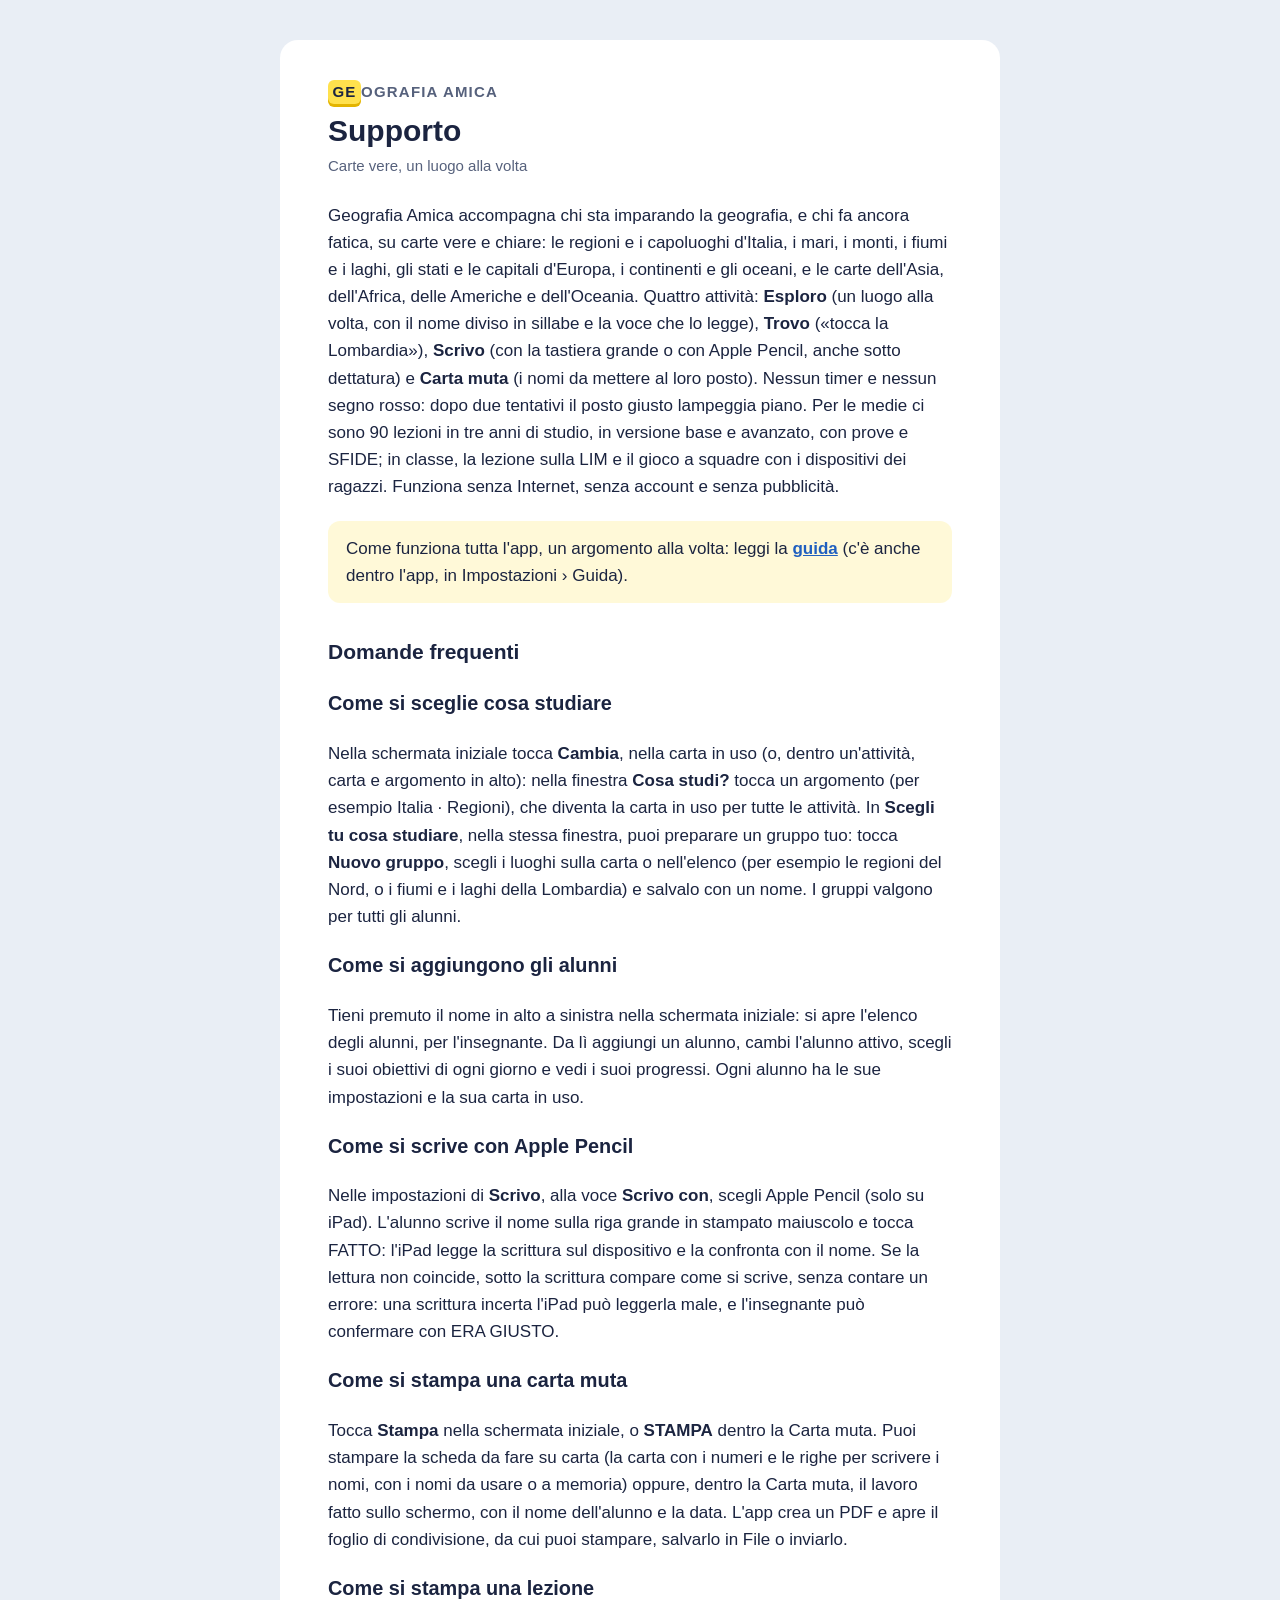
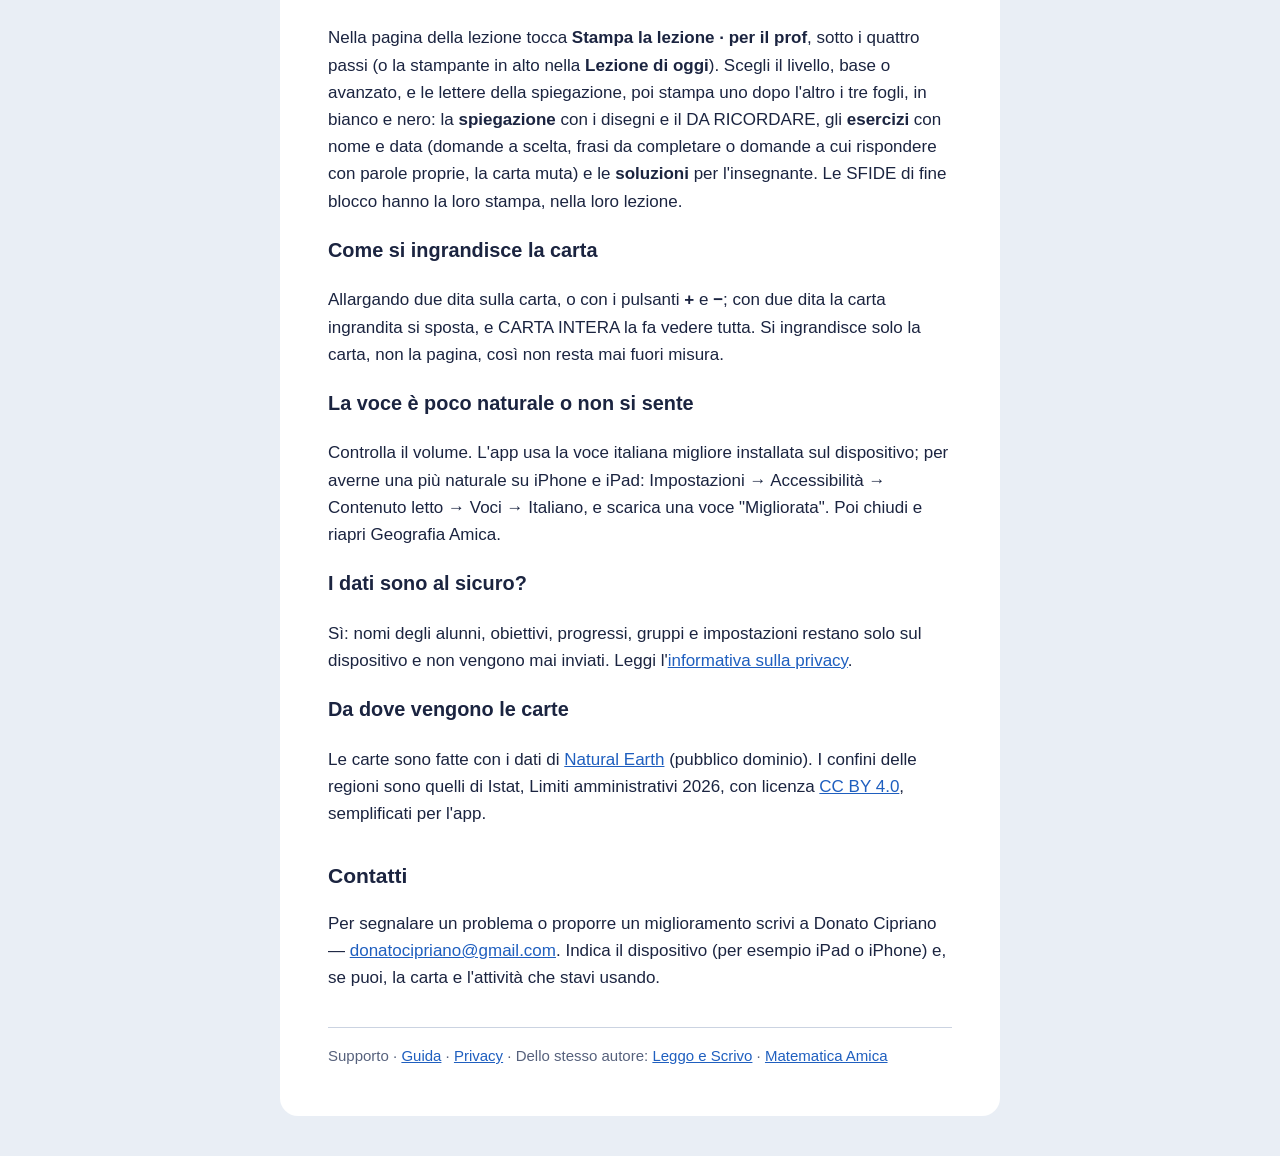
<file: index.html>
<!doctype html>
<html lang="it">
<head>
<meta charset="utf-8">
<meta name="viewport" content="width=device-width, initial-scale=1">
<meta name="color-scheme" content="light dark">
<title>Geografia Amica — Supporto</title>
<meta name="description" content="Geografia Amica: regioni, capoluoghi, fiumi, monti, stati d'Europa e continenti su carte vere. Aiuto e contatti.">
<link rel="stylesheet" href="style.css">
</head>
<body>
<main>
  <p class="brand"><b>GE</b>OGRAFIA AMICA</p>
  <h1>Supporto</h1>
  <p class="updated">Carte vere, un luogo alla volta</p>

  <p>Geografia Amica accompagna chi sta imparando la geografia, e chi fa ancora fatica, su carte vere e chiare:
  le regioni e i capoluoghi d'Italia, i mari, i monti, i fiumi e i laghi, gli stati e le capitali d'Europa,
  i continenti e gli oceani, e le carte dell'Asia, dell'Africa, delle Americhe e dell'Oceania. Quattro attività: <strong>Esploro</strong> (un luogo alla volta, con il nome diviso in sillabe
  e la voce che lo legge), <strong>Trovo</strong> («tocca la Lombardia»), <strong>Scrivo</strong> (con la tastiera grande o con
  Apple Pencil, anche sotto dettatura) e <strong>Carta muta</strong> (i nomi da mettere al loro posto). Nessun timer e nessun
  segno rosso: dopo due tentativi il posto giusto lampeggia piano. Per le medie ci sono 90 lezioni in tre anni di studio,
  in versione base e avanzato, con prove e SFIDE; in classe, la lezione sulla LIM e il gioco a squadre con i dispositivi
  dei ragazzi. Funziona senza Internet, senza account e senza pubblicità.</p>

  <p class="guide-link">Come funziona tutta l'app, un argomento alla volta: leggi la <a href="guida.html"><strong>guida</strong></a>
  (c'è anche dentro l'app, in Impostazioni › Guida).</p>

  <h2>Domande frequenti</h2>

  <h3>Come si sceglie cosa studiare</h3>
  <p>Nella schermata iniziale tocca <strong>Cambia</strong>, nella carta in uso (o, dentro un'attività, carta e argomento in
  alto): nella finestra <strong>Cosa studi?</strong> tocca un argomento (per esempio Italia · Regioni), che diventa la carta in
  uso per tutte le attività. In <strong>Scegli tu cosa studiare</strong>, nella stessa finestra, puoi preparare un gruppo tuo: tocca
  <strong>Nuovo gruppo</strong>, scegli i luoghi sulla carta o nell'elenco (per esempio le regioni del Nord, o i fiumi e i laghi
  della Lombardia) e salvalo con un nome. I gruppi valgono per tutti gli alunni.</p>

  <h3>Come si aggiungono gli alunni</h3>
  <p>Tieni premuto il nome in alto a sinistra nella schermata iniziale: si apre l'elenco degli alunni, per l'insegnante.
  Da lì aggiungi un alunno, cambi l'alunno attivo, scegli i suoi obiettivi di ogni giorno e vedi i suoi progressi.
  Ogni alunno ha le sue impostazioni e la sua carta in uso.</p>

  <h3>Come si scrive con Apple Pencil</h3>
  <p>Nelle impostazioni di <strong>Scrivo</strong>, alla voce <strong>Scrivo con</strong>, scegli Apple Pencil (solo su iPad).
  L'alunno scrive il nome sulla riga grande in stampato maiuscolo e tocca FATTO: l'iPad legge la scrittura sul dispositivo
  e la confronta con il nome. Se la lettura non coincide, sotto la scrittura compare come si scrive, senza contare un errore:
  una scrittura incerta l'iPad può leggerla male, e l'insegnante può confermare con ERA GIUSTO.</p>

  <h3>Come si stampa una carta muta</h3>
  <p>Tocca <strong>Stampa</strong> nella schermata iniziale, o <strong>STAMPA</strong> dentro la Carta muta. Puoi stampare la
  scheda da fare su carta (la carta con i numeri e le righe per scrivere i nomi, con i nomi da usare o a memoria) oppure,
  dentro la Carta muta, il lavoro fatto sullo schermo, con il nome dell'alunno e la data. L'app crea un PDF e apre il foglio
  di condivisione, da cui puoi stampare, salvarlo in File o inviarlo.</p>

  <h3>Come si stampa una lezione</h3>
  <p>Nella pagina della lezione tocca <strong>Stampa la lezione · per il prof</strong>, sotto i quattro passi (o la stampante
  in alto nella <strong>Lezione di oggi</strong>). Scegli il livello, base o avanzato, e le lettere della spiegazione, poi stampa
  uno dopo l'altro i tre fogli, in bianco e nero: la <strong>spiegazione</strong> con i disegni e il DA RICORDARE, gli
  <strong>esercizi</strong> con nome e data (domande a scelta, frasi da completare o domande a cui rispondere con parole proprie,
  la carta muta) e le <strong>soluzioni</strong> per l'insegnante. Le SFIDE di fine blocco hanno la loro stampa, nella loro lezione.</p>

  <h3>Come si ingrandisce la carta</h3>
  <p>Allargando due dita sulla carta, o con i pulsanti <strong>+</strong> e <strong>−</strong>; con due dita la carta
  ingrandita si sposta, e CARTA INTERA la fa vedere tutta. Si ingrandisce solo la carta, non la pagina, così non resta mai fuori misura.</p>

  <h3>La voce è poco naturale o non si sente</h3>
  <p>Controlla il volume. L'app usa la voce italiana migliore installata sul dispositivo; per averne una più naturale su iPhone e iPad:
  Impostazioni → Accessibilità → Contenuto letto → Voci → Italiano, e scarica una voce "Migliorata".
  Poi chiudi e riapri Geografia Amica.</p>

  <h3>I dati sono al sicuro?</h3>
  <p>Sì: nomi degli alunni, obiettivi, progressi, gruppi e impostazioni restano solo sul dispositivo e non vengono mai inviati.
  Leggi l'<a href="privacy.html">informativa sulla privacy</a>.</p>

  <h3>Da dove vengono le carte</h3>
  <p>Le carte sono fatte con i dati di <a href="https://www.naturalearthdata.com/">Natural Earth</a> (pubblico dominio).
  I confini delle regioni sono quelli di Istat, Limiti amministrativi 2026, con licenza
  <a href="https://creativecommons.org/licenses/by/4.0/deed.it">CC BY 4.0</a>, semplificati per l'app.</p>

  <h2>Contatti</h2>
  <p>Per segnalare un problema o proporre un miglioramento scrivi a Donato Cipriano —
  <a href="mailto:donatocipriano@gmail.com">donatocipriano@gmail.com</a>.
  Indica il dispositivo (per esempio iPad o iPhone) e, se puoi, la carta e l'attività che stavi usando.</p>

  <nav>Supporto · <a href="guida.html">Guida</a> · <a href="privacy.html">Privacy</a> · Dello stesso autore:
  <a href="https://doncip82.github.io/leggo-e-scrivo/">Leggo e Scrivo</a> ·
  <a href="https://doncip82.github.io/leggo-e-scrivo/matematica-amica/">Matematica Amica</a></nav>
</main>
</body>
</html>
</file>
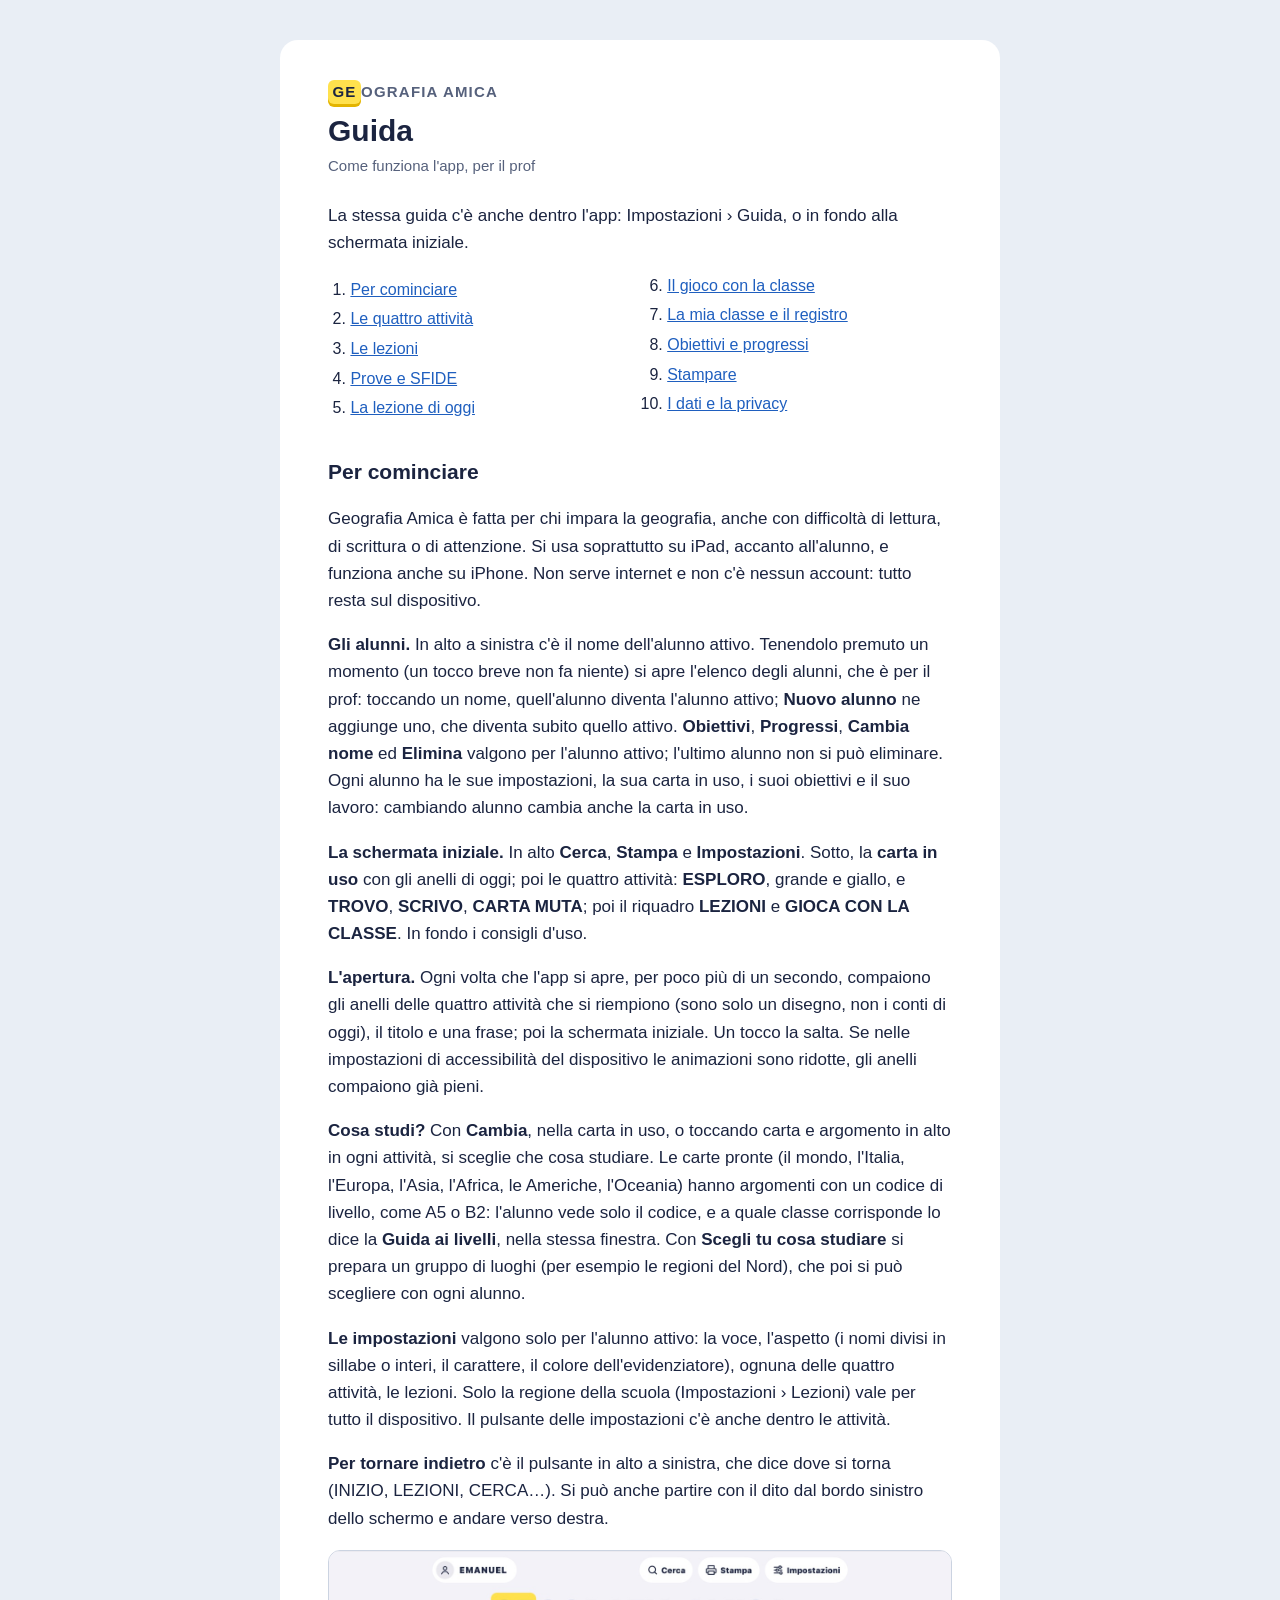
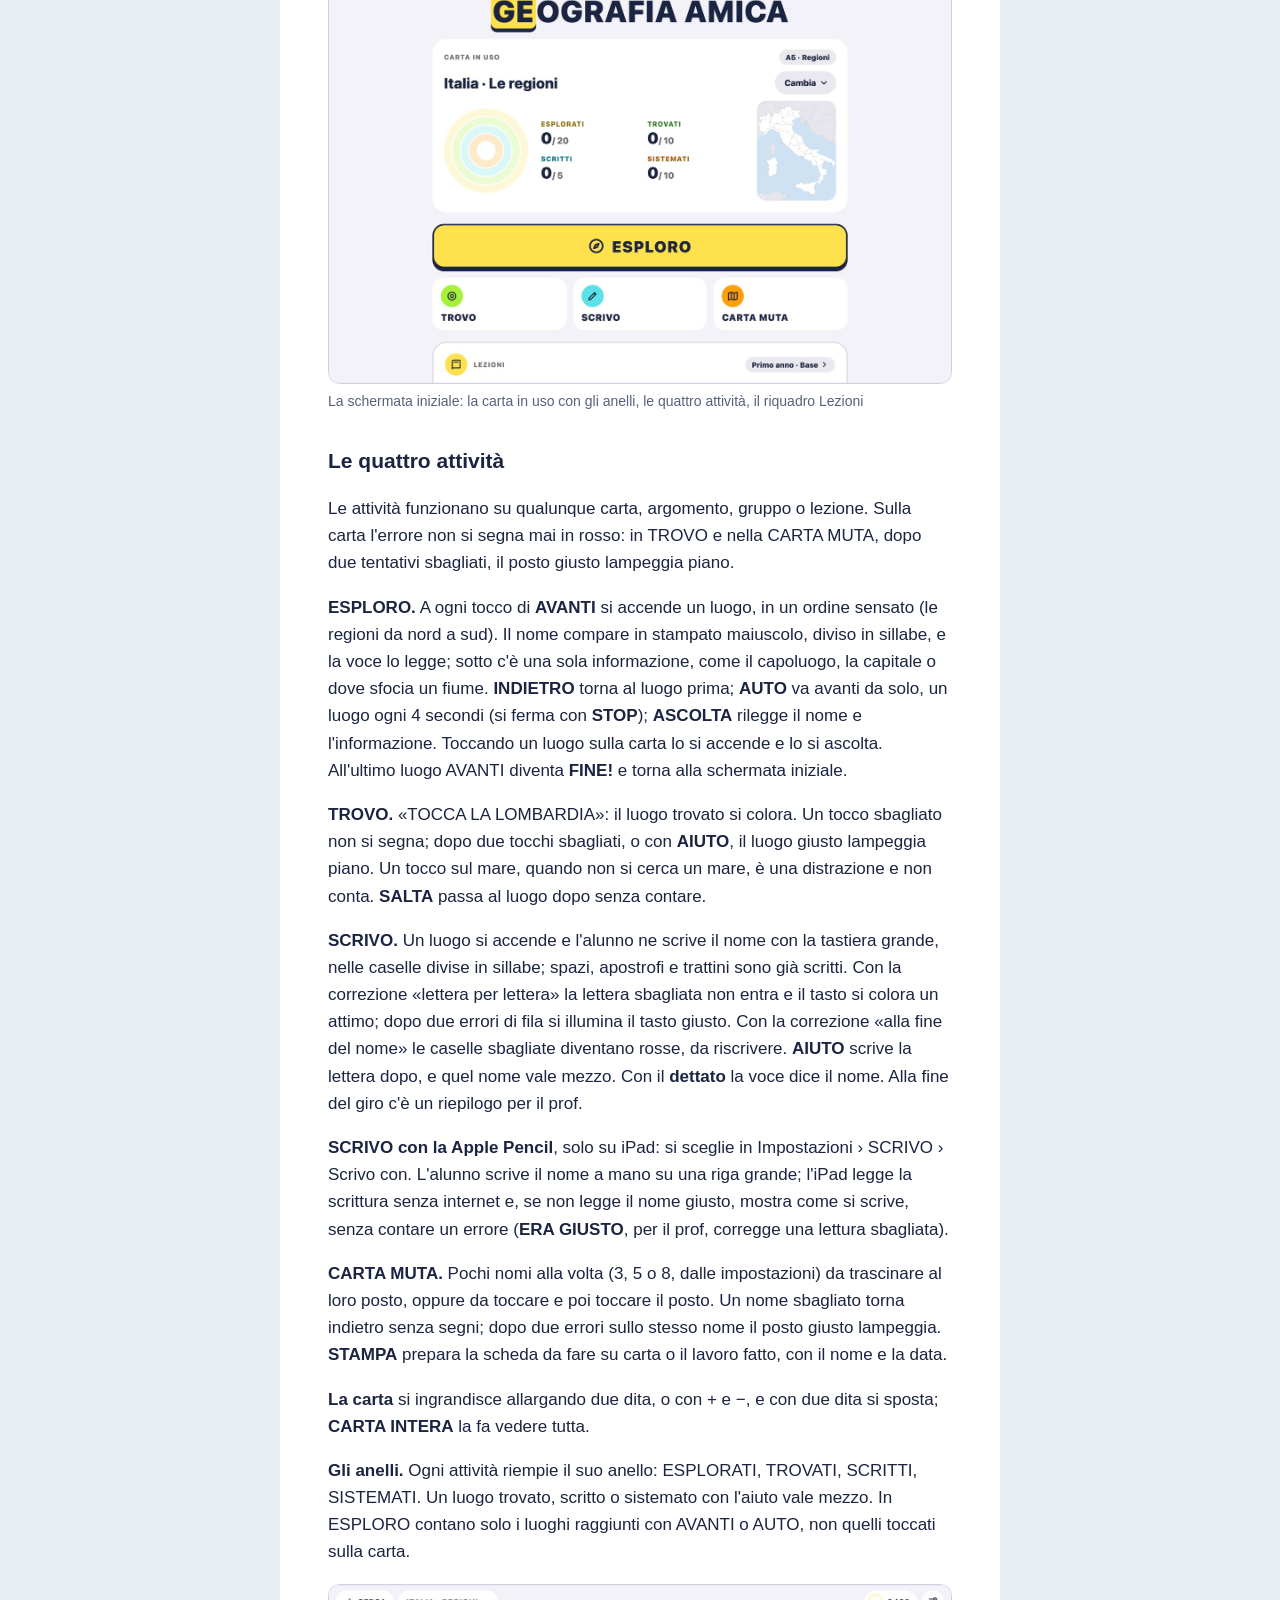
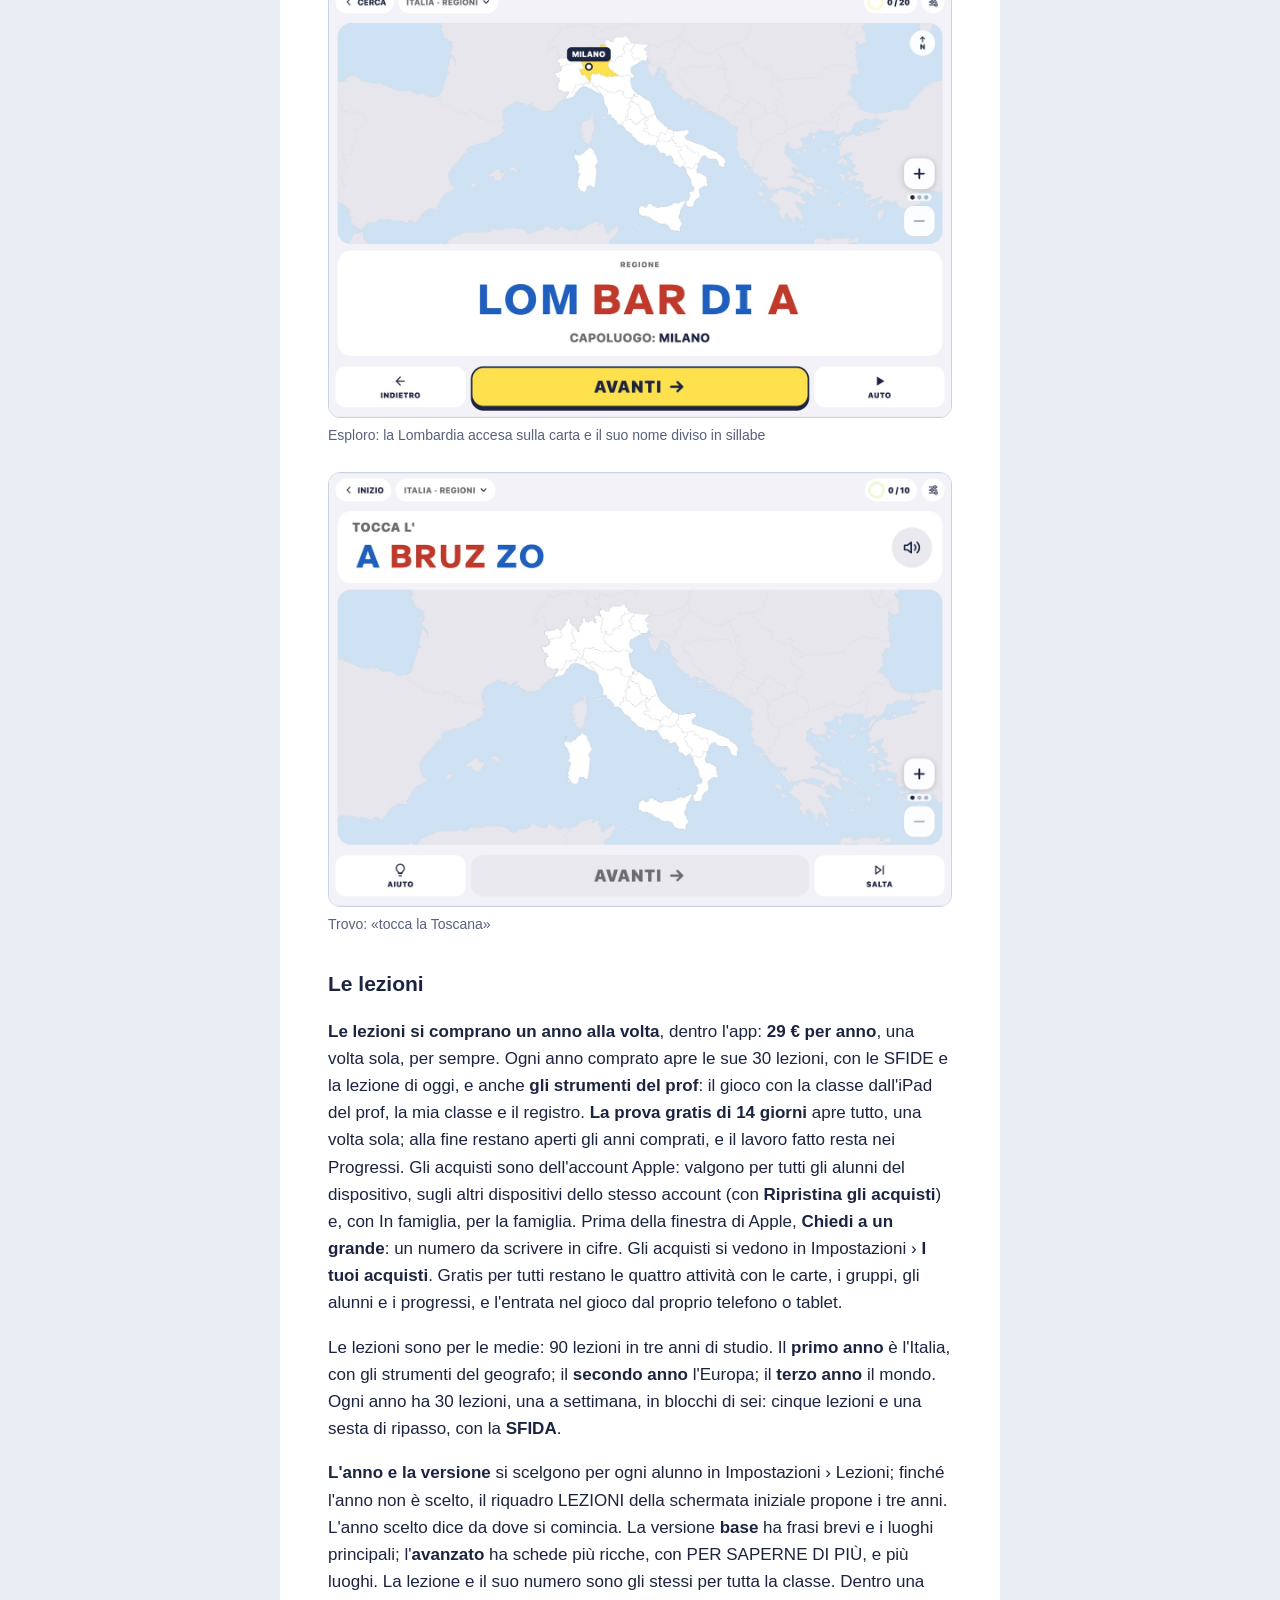
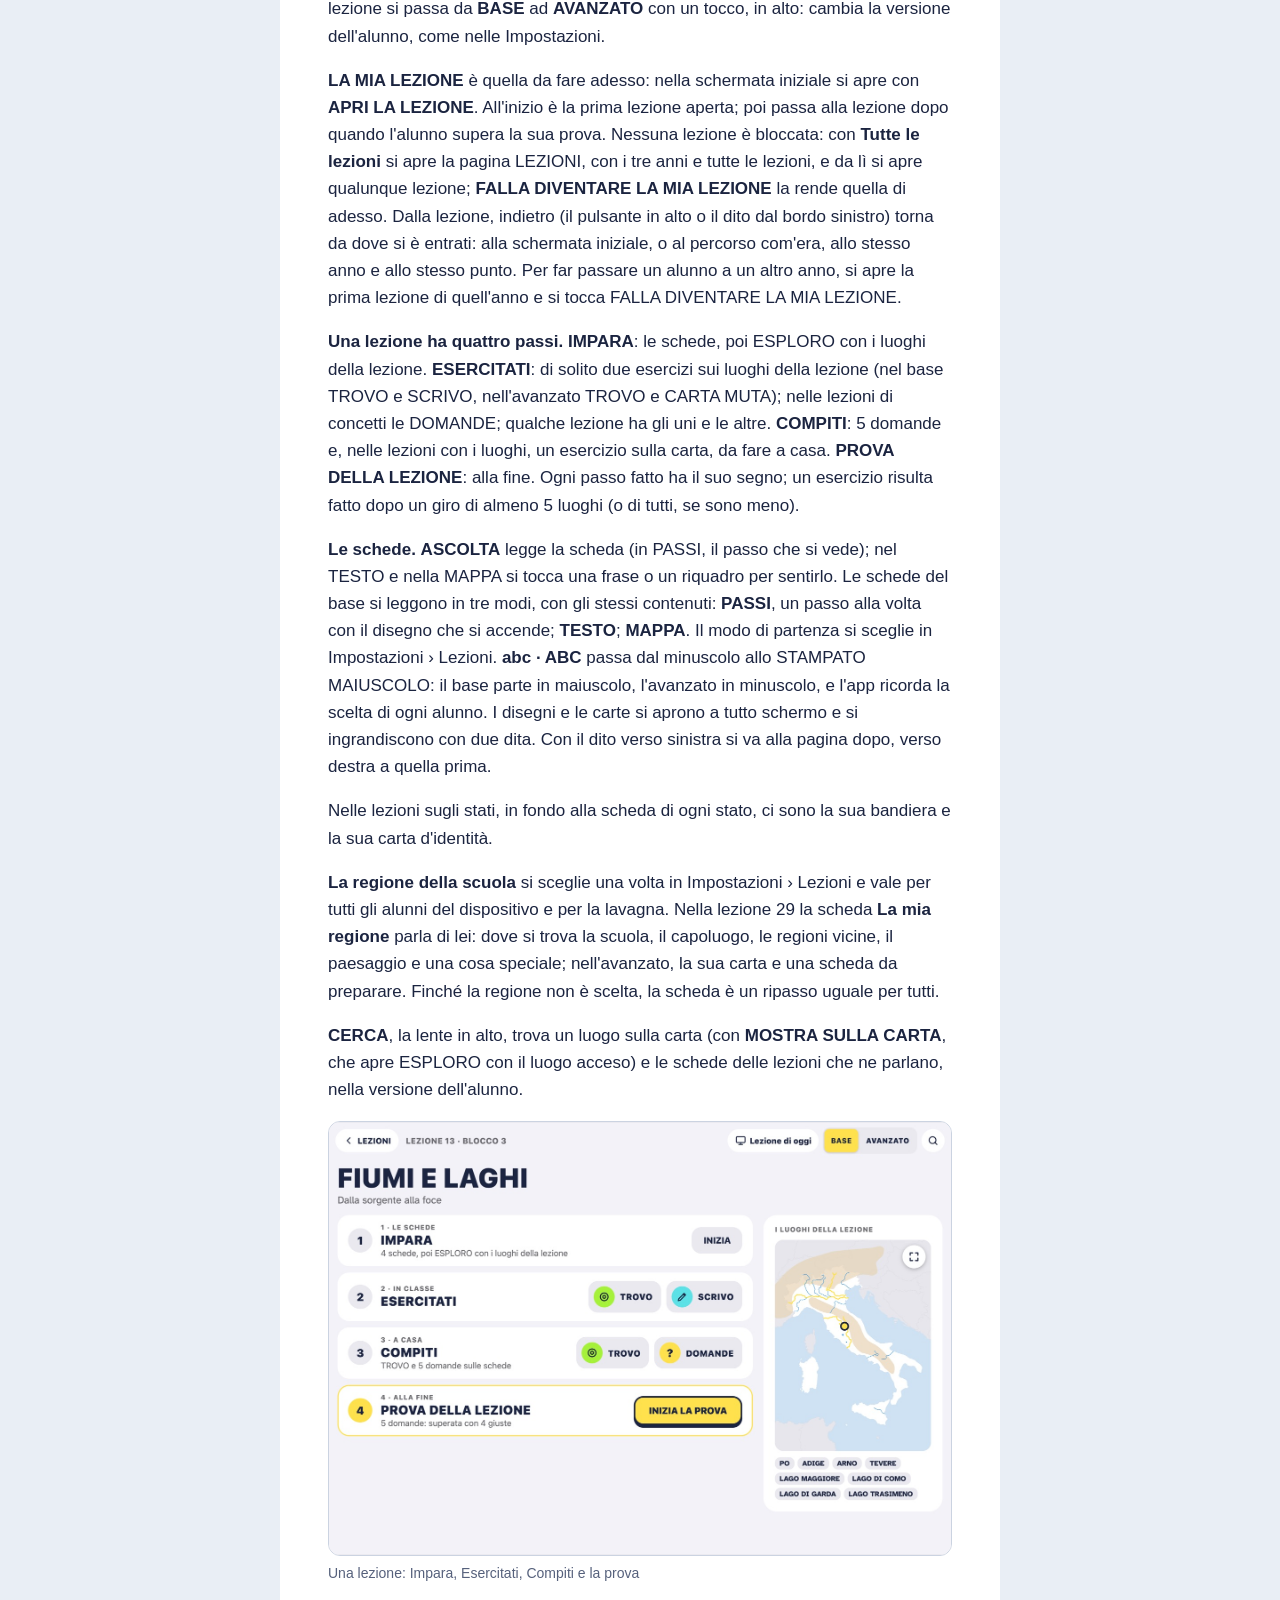
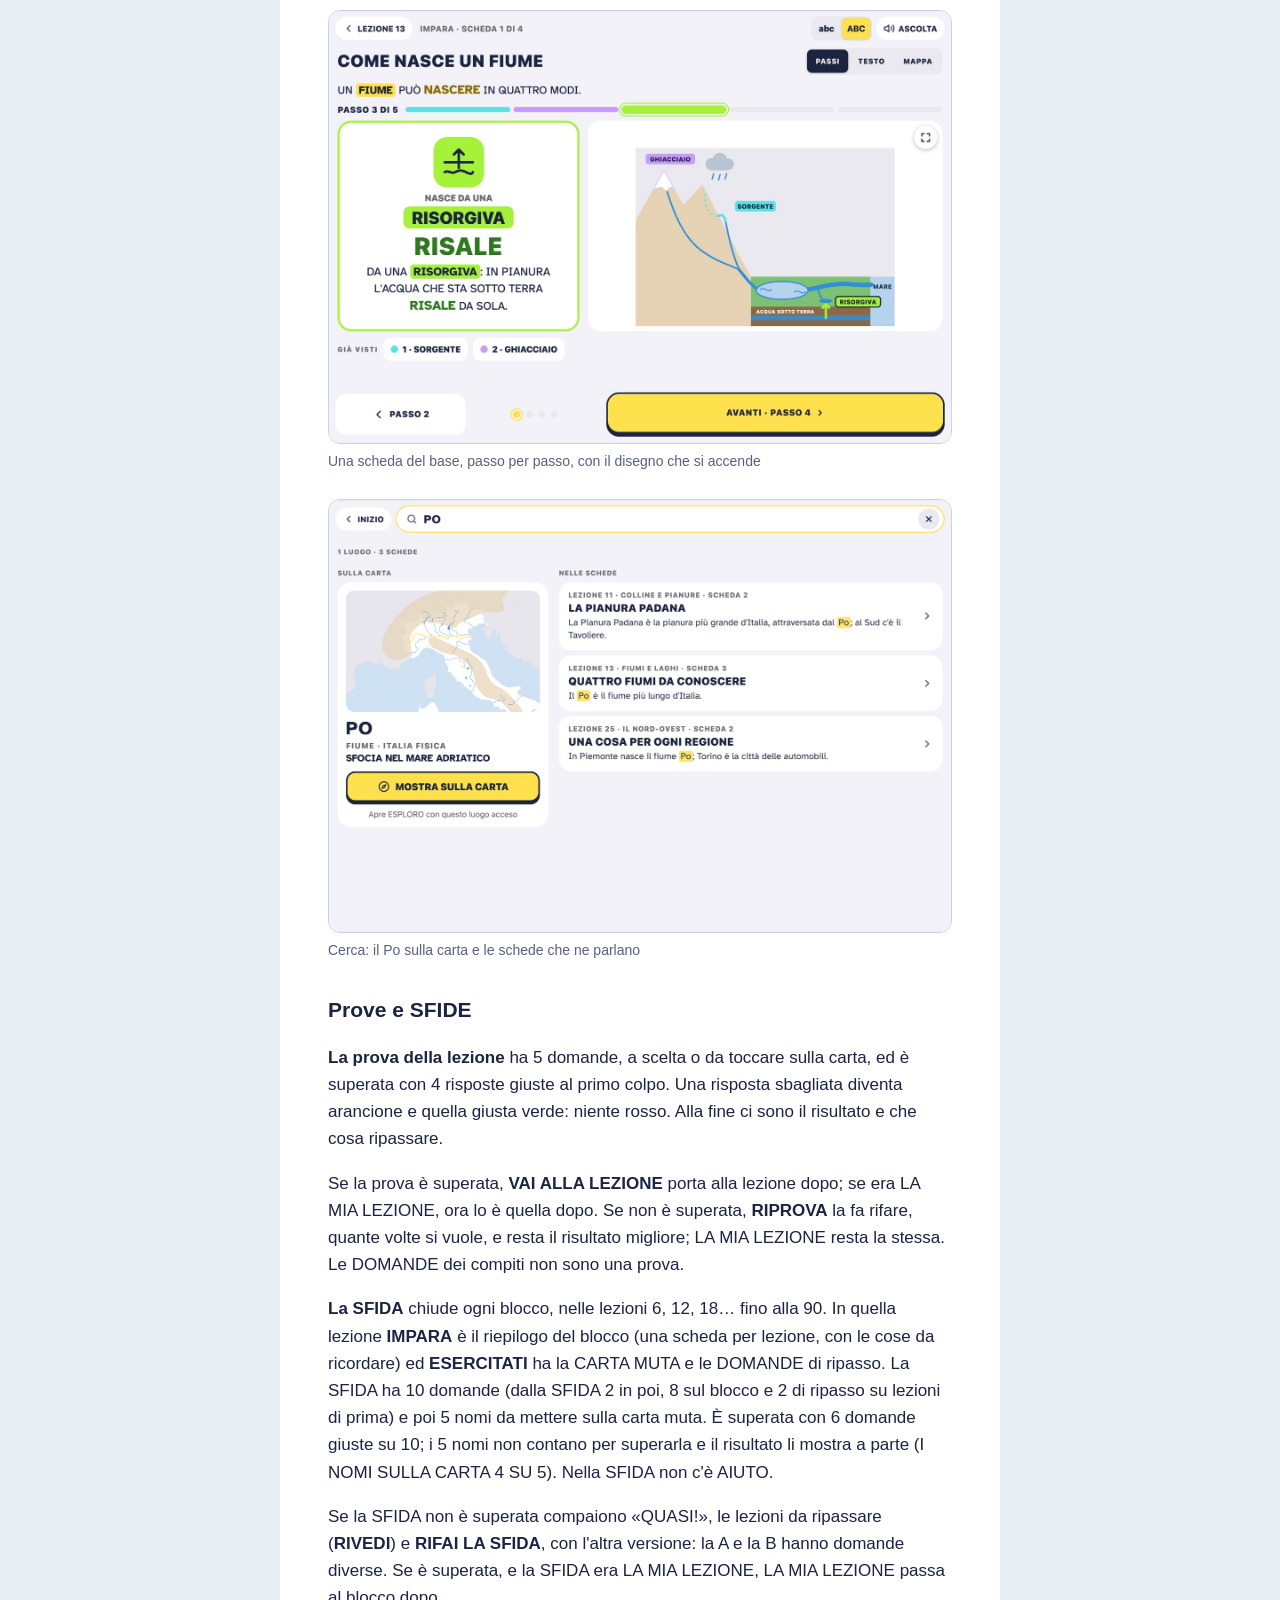
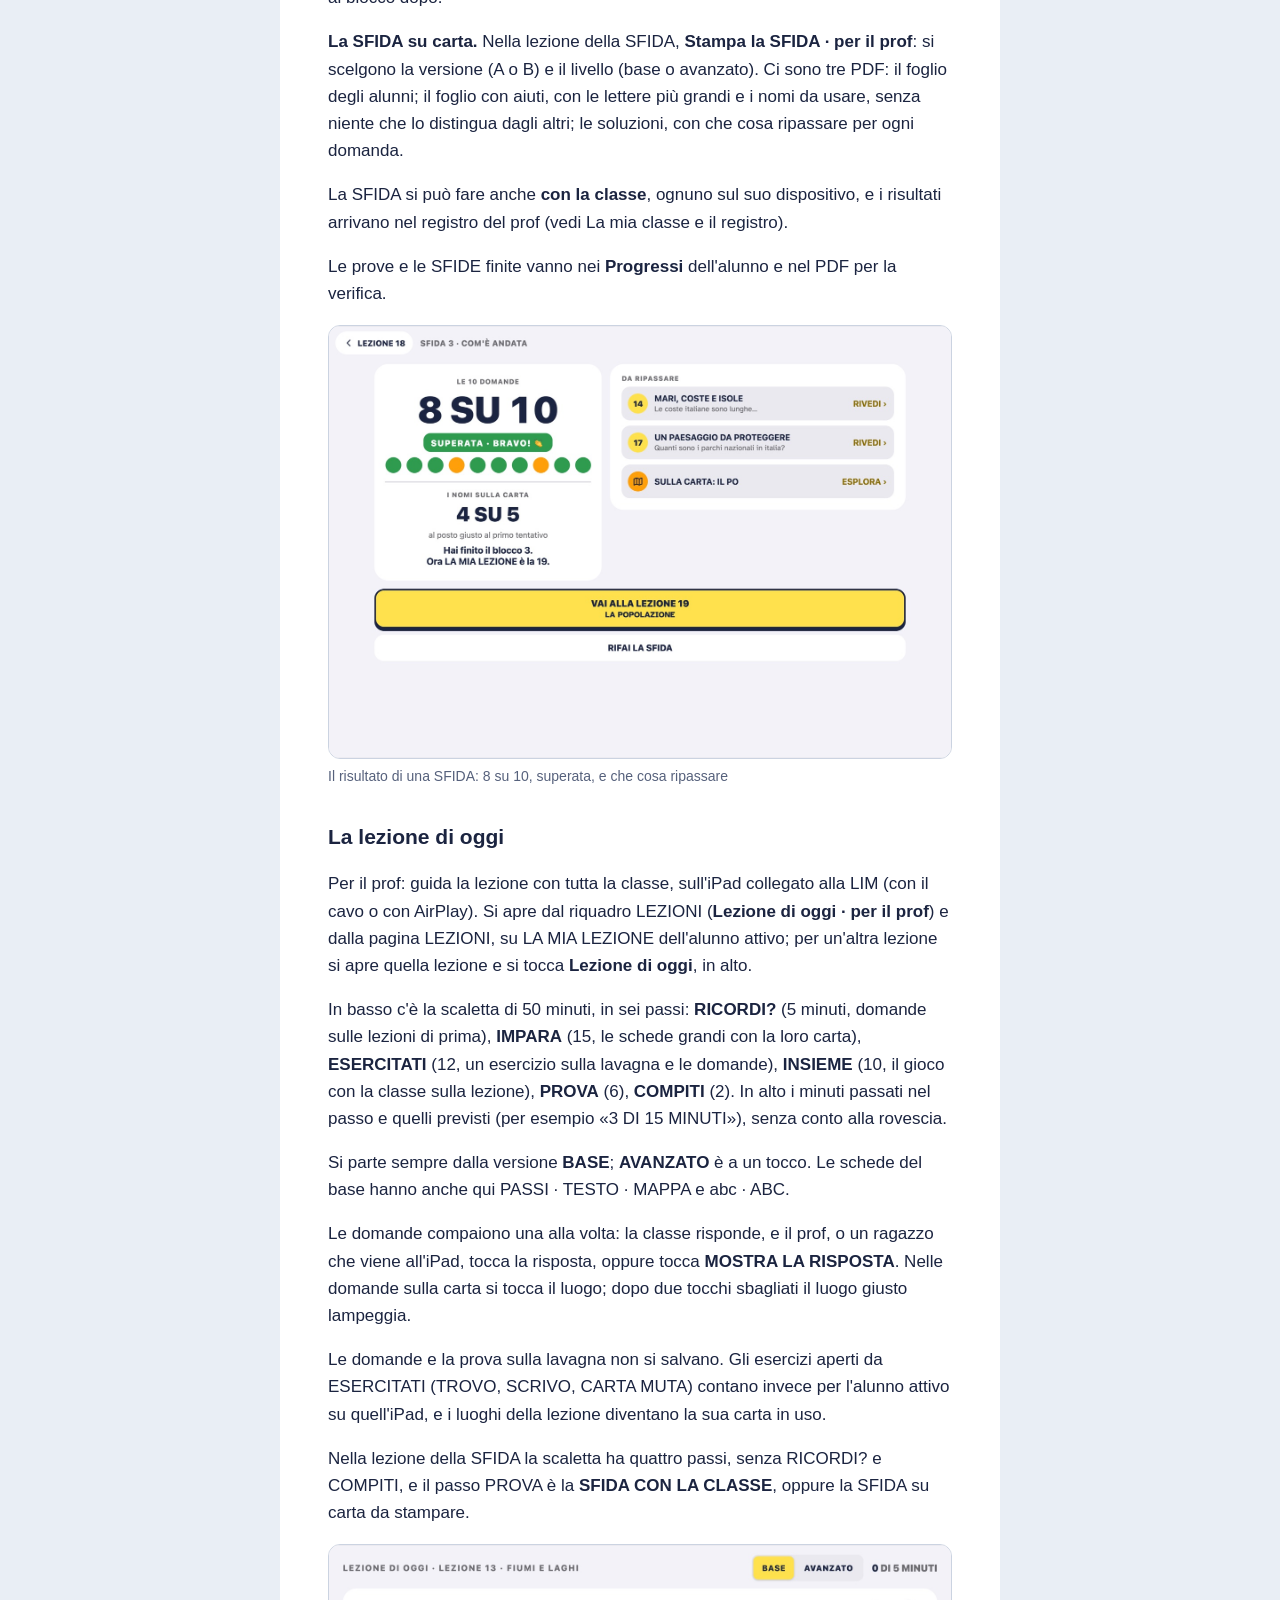
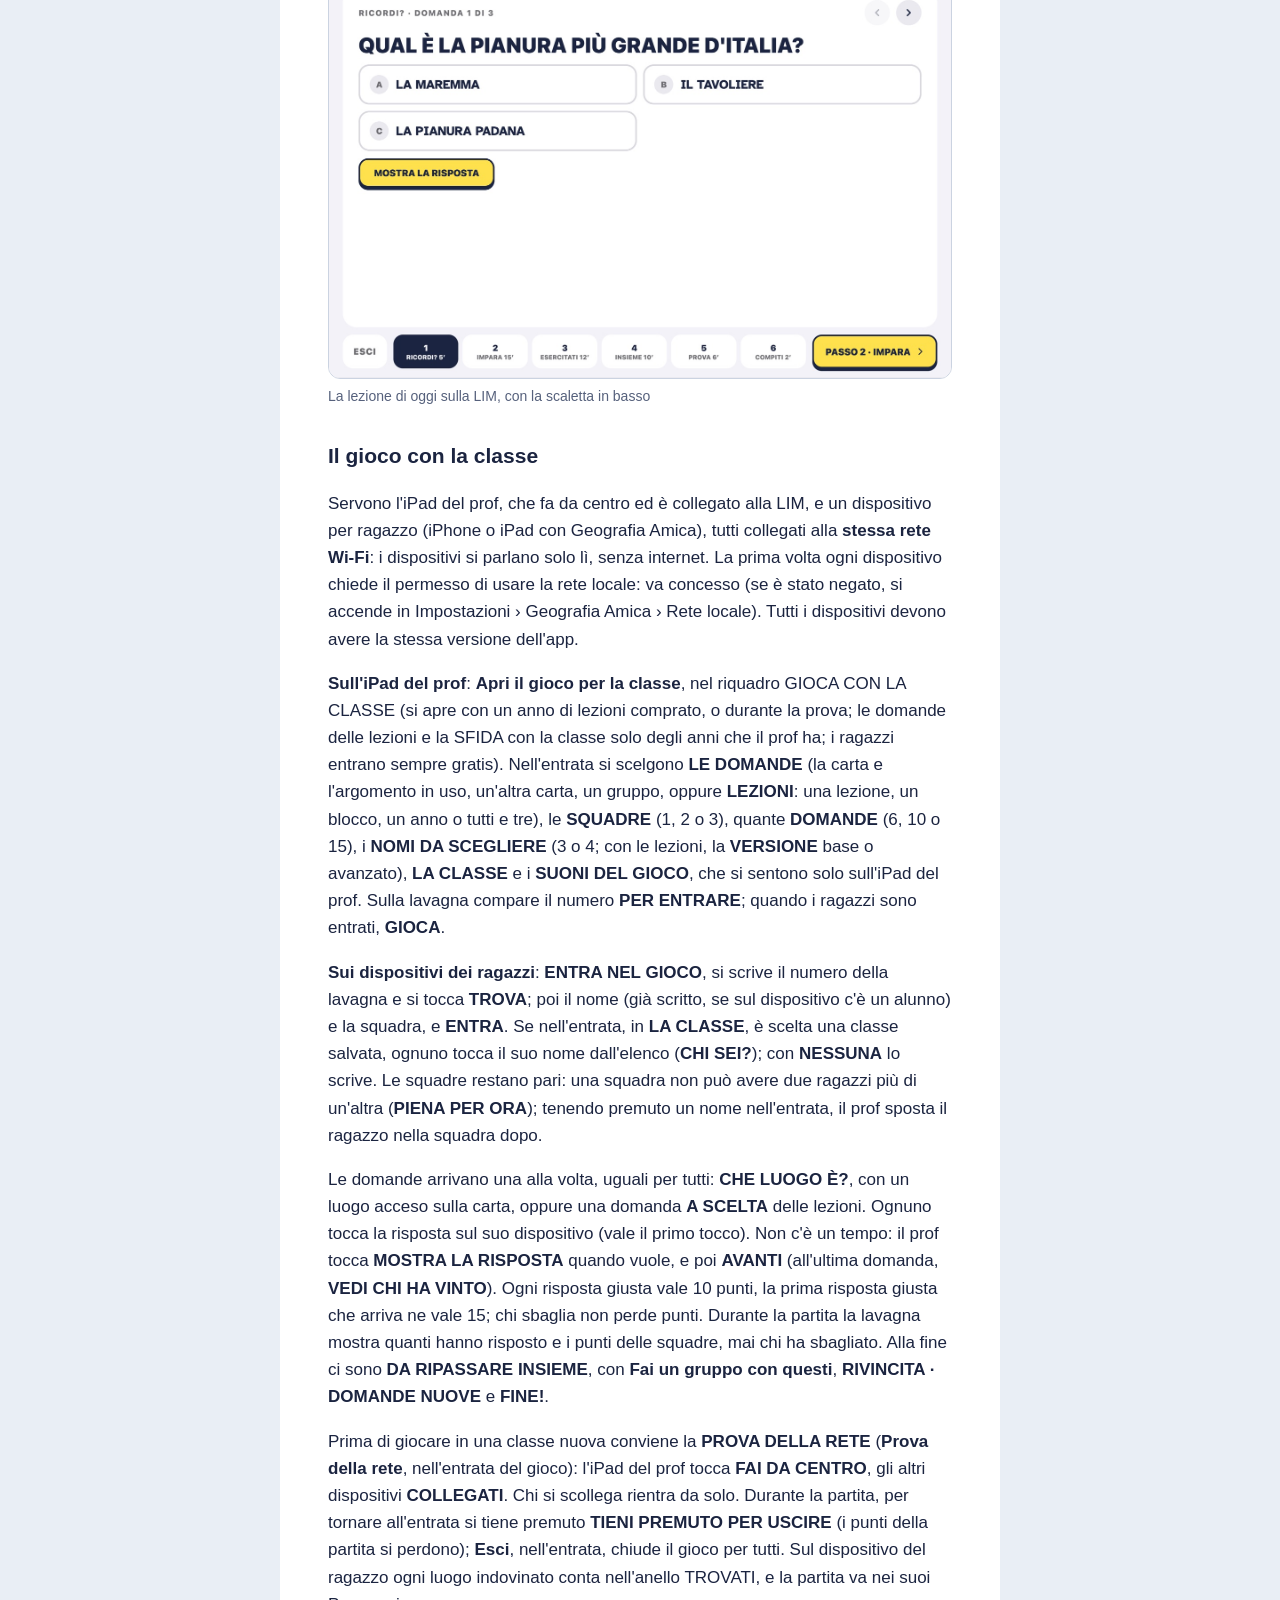
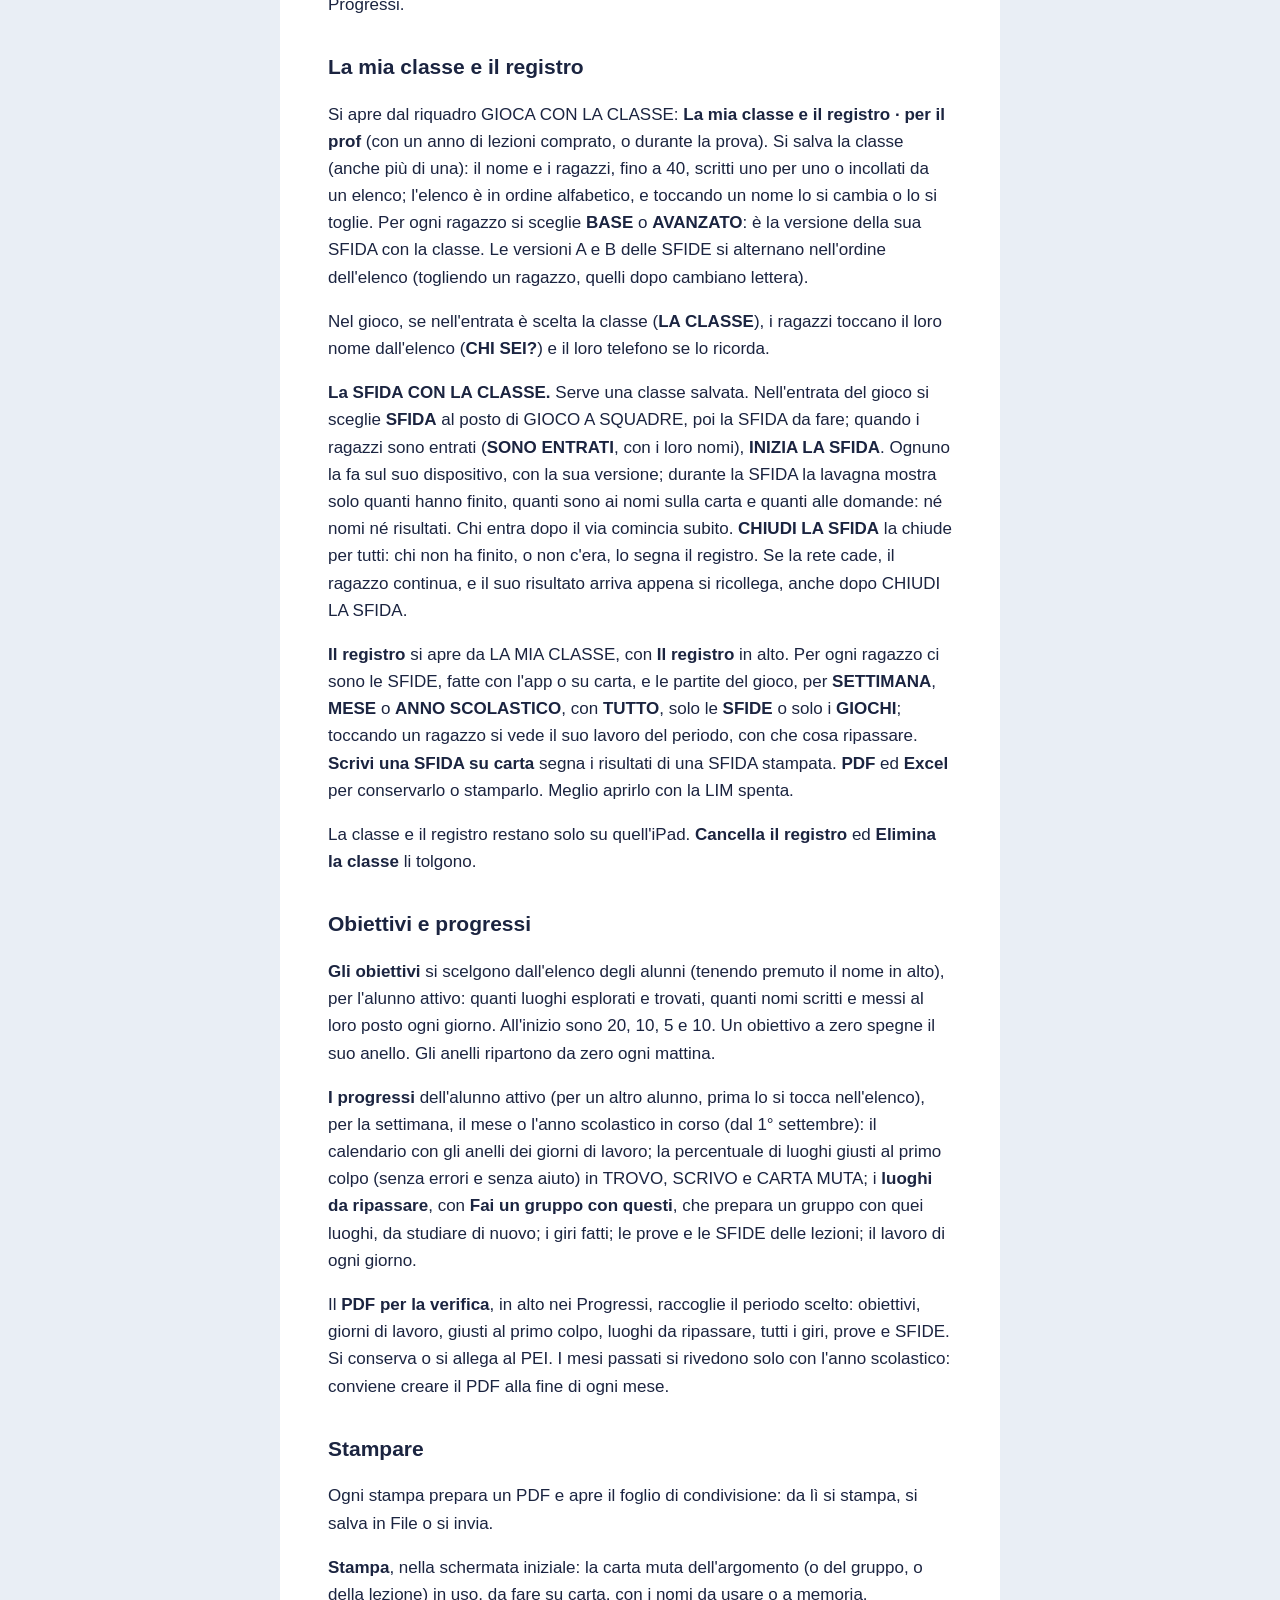
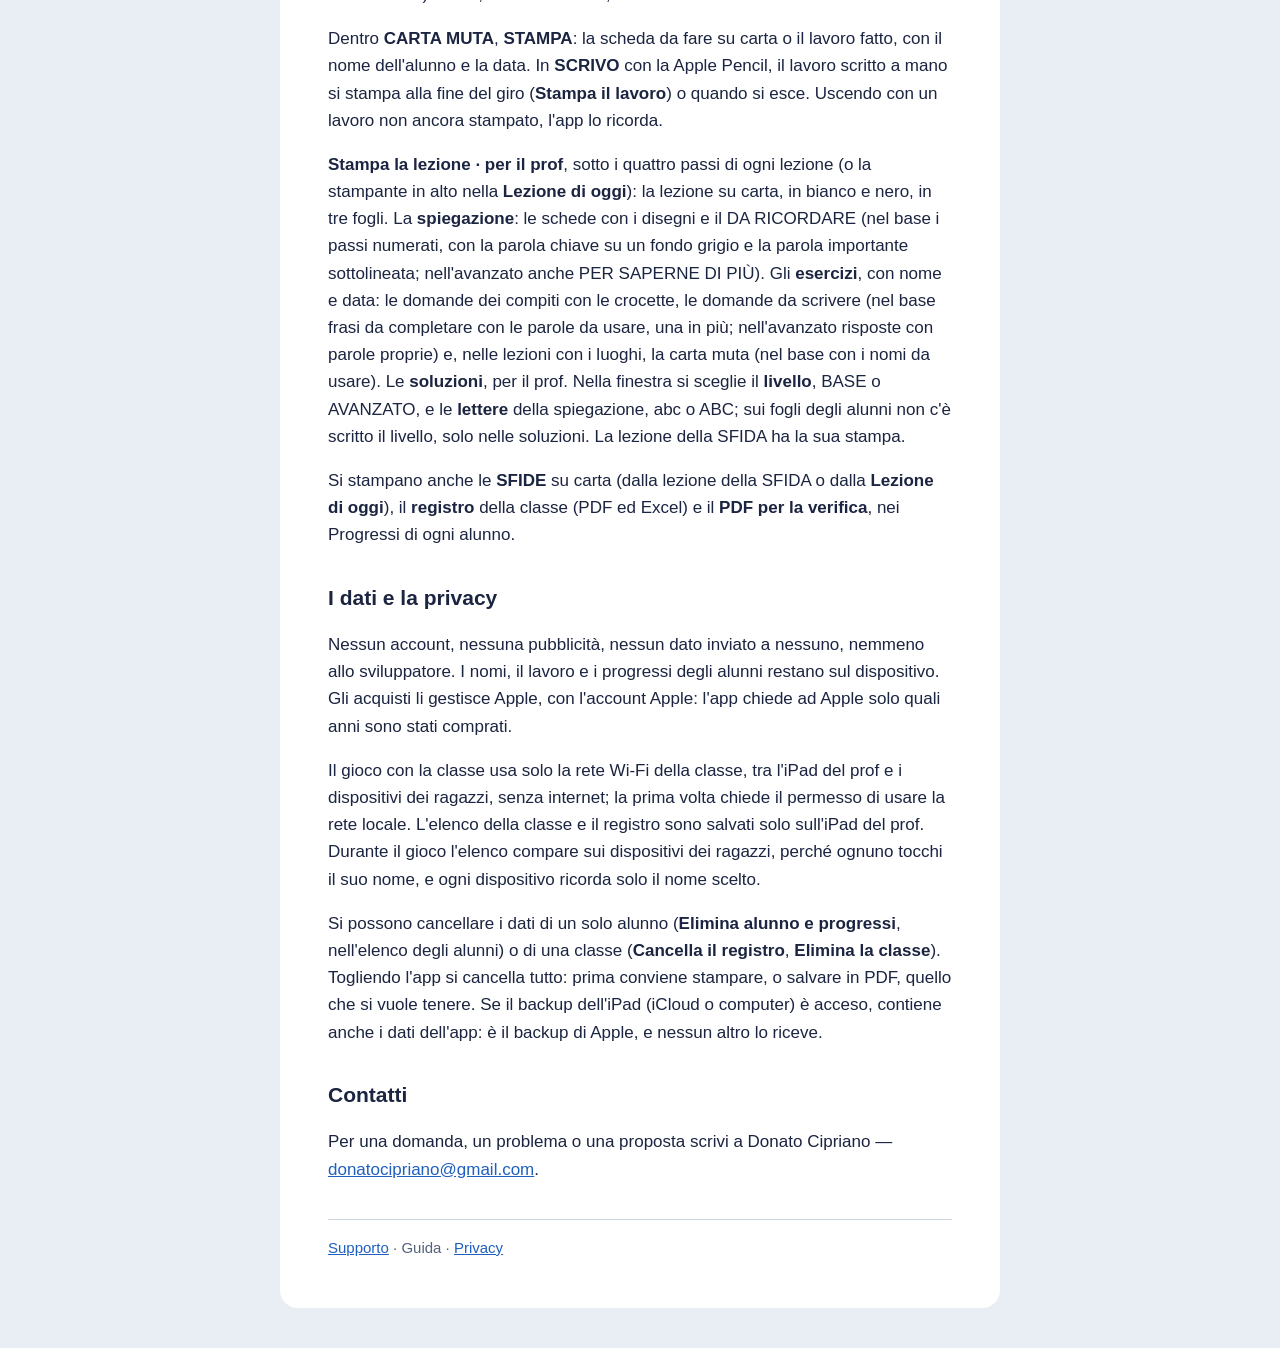
<file: guida.html>
<!doctype html>
<html lang="it">
<head>
<meta charset="utf-8">
<meta name="viewport" content="width=device-width, initial-scale=1">
<meta name="color-scheme" content="light dark">
<title>Geografia Amica — Guida</title>
<meta name="description" content="Come funziona Geografia Amica: le attività, le lezioni dei tre anni, prove e SFIDE, la lezione sulla LIM, il gioco con la classe, il registro, i progressi.">
<link rel="stylesheet" href="style.css">
</head>
<body>
<main>
  <p class="brand"><b>GE</b>OGRAFIA AMICA</p>
  <h1>Guida</h1>
  <p class="updated">Come funziona l'app, per il prof</p>

  <p>La stessa guida c'è anche dentro l'app: Impostazioni › Guida, o in fondo alla schermata iniziale.</p>
  <nav class="toc" aria-label="Argomenti"><ol>
    <li><a href="#inizio">Per cominciare</a></li>
    <li><a href="#attivita">Le quattro attività</a></li>
    <li><a href="#lezioni">Le lezioni</a></li>
    <li><a href="#prove">Prove e SFIDE</a></li>
    <li><a href="#oggi">La lezione di oggi</a></li>
    <li><a href="#gioco">Il gioco con la classe</a></li>
    <li><a href="#classe">La mia classe e il registro</a></li>
    <li><a href="#progressi">Obiettivi e progressi</a></li>
    <li><a href="#stampa">Stampare</a></li>
    <li><a href="#privacy">I dati e la privacy</a></li>
  </ol></nav>

  <h2 id="inizio">Per cominciare</h2>
  <p>Geografia Amica è fatta per chi impara la geografia, anche con difficoltà di lettura, di scrittura o di attenzione. Si usa soprattutto su iPad, accanto all'alunno, e funziona anche su iPhone. Non serve internet e non c'è nessun account: tutto resta sul dispositivo.</p>
  <p><strong>Gli alunni.</strong> In alto a sinistra c'è il nome dell'alunno attivo. Tenendolo premuto un momento (un tocco breve non fa niente) si apre l'elenco degli alunni, che è per il prof: toccando un nome, quell'alunno diventa l'alunno attivo; <strong>Nuovo alunno</strong> ne aggiunge uno, che diventa subito quello attivo. <strong>Obiettivi</strong>, <strong>Progressi</strong>, <strong>Cambia nome</strong> ed <strong>Elimina</strong> valgono per l'alunno attivo; l'ultimo alunno non si può eliminare. Ogni alunno ha le sue impostazioni, la sua carta in uso, i suoi obiettivi e il suo lavoro: cambiando alunno cambia anche la carta in uso.</p>
  <p><strong>La schermata iniziale.</strong> In alto <strong>Cerca</strong>, <strong>Stampa</strong> e <strong>Impostazioni</strong>. Sotto, la <strong>carta in uso</strong> con gli anelli di oggi; poi le quattro attività: <strong>ESPLORO</strong>, grande e giallo, e <strong>TROVO</strong>, <strong>SCRIVO</strong>, <strong>CARTA MUTA</strong>; poi il riquadro <strong>LEZIONI</strong> e <strong>GIOCA CON LA CLASSE</strong>. In fondo i consigli d'uso.</p>
  <p><strong>L'apertura.</strong> Ogni volta che l'app si apre, per poco più di un secondo, compaiono gli anelli delle quattro attività che si riempiono (sono solo un disegno, non i conti di oggi), il titolo e una frase; poi la schermata iniziale. Un tocco la salta. Se nelle impostazioni di accessibilità del dispositivo le animazioni sono ridotte, gli anelli compaiono già pieni.</p>
  <p><strong>Cosa studi?</strong> Con <strong>Cambia</strong>, nella carta in uso, o toccando carta e argomento in alto in ogni attività, si sceglie che cosa studiare. Le carte pronte (il mondo, l'Italia, l'Europa, l'Asia, l'Africa, le Americhe, l'Oceania) hanno argomenti con un codice di livello, come A5 o B2: l'alunno vede solo il codice, e a quale classe corrisponde lo dice la <strong>Guida ai livelli</strong>, nella stessa finestra. Con <strong>Scegli tu cosa studiare</strong> si prepara un gruppo di luoghi (per esempio le regioni del Nord), che poi si può scegliere con ogni alunno.</p>
  <p><strong>Le impostazioni</strong> valgono solo per l'alunno attivo: la voce, l'aspetto (i nomi divisi in sillabe o interi, il carattere, il colore dell'evidenziatore), ognuna delle quattro attività, le lezioni. Solo la regione della scuola (Impostazioni › Lezioni) vale per tutto il dispositivo. Il pulsante delle impostazioni c'è anche dentro le attività.</p>
  <p><strong>Per tornare indietro</strong> c'è il pulsante in alto a sinistra, che dice dove si torna (INIZIO, LEZIONI, CERCA…). Si può anche partire con il dito dal bordo sinistro dello schermo e andare verso destra.</p>
  <figure><img src="img/guida/home.jpg" alt="La schermata iniziale: la carta in uso con gli anelli, le quattro attività, il riquadro Lezioni" loading="lazy"><figcaption>La schermata iniziale: la carta in uso con gli anelli, le quattro attività, il riquadro Lezioni</figcaption></figure>

  <h2 id="attivita">Le quattro attività</h2>
  <p>Le attività funzionano su qualunque carta, argomento, gruppo o lezione. Sulla carta l'errore non si segna mai in rosso: in TROVO e nella CARTA MUTA, dopo due tentativi sbagliati, il posto giusto lampeggia piano.</p>
  <p><strong>ESPLORO.</strong> A ogni tocco di <strong>AVANTI</strong> si accende un luogo, in un ordine sensato (le regioni da nord a sud). Il nome compare in stampato maiuscolo, diviso in sillabe, e la voce lo legge; sotto c'è una sola informazione, come il capoluogo, la capitale o dove sfocia un fiume. <strong>INDIETRO</strong> torna al luogo prima; <strong>AUTO</strong> va avanti da solo, un luogo ogni 4 secondi (si ferma con <strong>STOP</strong>); <strong>ASCOLTA</strong> rilegge il nome e l'informazione. Toccando un luogo sulla carta lo si accende e lo si ascolta. All'ultimo luogo AVANTI diventa <strong>FINE!</strong> e torna alla schermata iniziale.</p>
  <p><strong>TROVO.</strong> «TOCCA LA LOMBARDIA»: il luogo trovato si colora. Un tocco sbagliato non si segna; dopo due tocchi sbagliati, o con <strong>AIUTO</strong>, il luogo giusto lampeggia piano. Un tocco sul mare, quando non si cerca un mare, è una distrazione e non conta. <strong>SALTA</strong> passa al luogo dopo senza contare.</p>
  <p><strong>SCRIVO.</strong> Un luogo si accende e l'alunno ne scrive il nome con la tastiera grande, nelle caselle divise in sillabe; spazi, apostrofi e trattini sono già scritti. Con la correzione «lettera per lettera» la lettera sbagliata non entra e il tasto si colora un attimo; dopo due errori di fila si illumina il tasto giusto. Con la correzione «alla fine del nome» le caselle sbagliate diventano rosse, da riscrivere. <strong>AIUTO</strong> scrive la lettera dopo, e quel nome vale mezzo. Con il <strong>dettato</strong> la voce dice il nome. Alla fine del giro c'è un riepilogo per il prof.</p>
  <p><strong>SCRIVO con la Apple Pencil</strong>, solo su iPad: si sceglie in Impostazioni › SCRIVO › Scrivo con. L'alunno scrive il nome a mano su una riga grande; l'iPad legge la scrittura senza internet e, se non legge il nome giusto, mostra come si scrive, senza contare un errore (<strong>ERA GIUSTO</strong>, per il prof, corregge una lettura sbagliata).</p>
  <p><strong>CARTA MUTA.</strong> Pochi nomi alla volta (3, 5 o 8, dalle impostazioni) da trascinare al loro posto, oppure da toccare e poi toccare il posto. Un nome sbagliato torna indietro senza segni; dopo due errori sullo stesso nome il posto giusto lampeggia. <strong>STAMPA</strong> prepara la scheda da fare su carta o il lavoro fatto, con il nome e la data.</p>
  <p><strong>La carta</strong> si ingrandisce allargando due dita, o con + e −, e con due dita si sposta; <strong>CARTA INTERA</strong> la fa vedere tutta.</p>
  <p><strong>Gli anelli.</strong> Ogni attività riempie il suo anello: ESPLORATI, TROVATI, SCRITTI, SISTEMATI. Un luogo trovato, scritto o sistemato con l'aiuto vale mezzo. In ESPLORO contano solo i luoghi raggiunti con AVANTI o AUTO, non quelli toccati sulla carta.</p>
  <figure><img src="img/guida/esploro.jpg" alt="Esploro: la Lombardia accesa sulla carta e il suo nome diviso in sillabe" loading="lazy"><figcaption>Esploro: la Lombardia accesa sulla carta e il suo nome diviso in sillabe</figcaption></figure>
  <figure><img src="img/guida/trovo.jpg" alt="Trovo: «tocca la Toscana»" loading="lazy"><figcaption>Trovo: «tocca la Toscana»</figcaption></figure>

  <h2 id="lezioni">Le lezioni</h2>
  <p><strong>Le lezioni si comprano un anno alla volta</strong>, dentro l'app: <strong>29 € per anno</strong>, una volta sola, per sempre. Ogni anno comprato apre le sue 30 lezioni, con le SFIDE e la lezione di oggi, e anche <strong>gli strumenti del prof</strong>: il gioco con la classe dall'iPad del prof, la mia classe e il registro. <strong>La prova gratis di 14 giorni</strong> apre tutto, una volta sola; alla fine restano aperti gli anni comprati, e il lavoro fatto resta nei Progressi. Gli acquisti sono dell'account Apple: valgono per tutti gli alunni del dispositivo, sugli altri dispositivi dello stesso account (con <strong>Ripristina gli acquisti</strong>) e, con In famiglia, per la famiglia. Prima della finestra di Apple, <strong>Chiedi a un grande</strong>: un numero da scrivere in cifre. Gli acquisti si vedono in Impostazioni › <strong>I tuoi acquisti</strong>. Gratis per tutti restano le quattro attività con le carte, i gruppi, gli alunni e i progressi, e l'entrata nel gioco dal proprio telefono o tablet.</p>
  <p>Le lezioni sono per le medie: 90 lezioni in tre anni di studio. Il <strong>primo anno</strong> è l'Italia, con gli strumenti del geografo; il <strong>secondo anno</strong> l'Europa; il <strong>terzo anno</strong> il mondo. Ogni anno ha 30 lezioni, una a settimana, in blocchi di sei: cinque lezioni e una sesta di ripasso, con la <strong>SFIDA</strong>.</p>
  <p><strong>L'anno e la versione</strong> si scelgono per ogni alunno in Impostazioni › Lezioni; finché l'anno non è scelto, il riquadro LEZIONI della schermata iniziale propone i tre anni. L'anno scelto dice da dove si comincia. La versione <strong>base</strong> ha frasi brevi e i luoghi principali; l'<strong>avanzato</strong> ha schede più ricche, con PER SAPERNE DI PIÙ, e più luoghi. La lezione e il suo numero sono gli stessi per tutta la classe. Dentro una lezione si passa da <strong>BASE</strong> ad <strong>AVANZATO</strong> con un tocco, in alto: cambia la versione dell'alunno, come nelle Impostazioni.</p>
  <p><strong>LA MIA LEZIONE</strong> è quella da fare adesso: nella schermata iniziale si apre con <strong>APRI LA LEZIONE</strong>. All'inizio è la prima lezione aperta; poi passa alla lezione dopo quando l'alunno supera la sua prova. Nessuna lezione è bloccata: con <strong>Tutte le lezioni</strong> si apre la pagina LEZIONI, con i tre anni e tutte le lezioni, e da lì si apre qualunque lezione; <strong>FALLA DIVENTARE LA MIA LEZIONE</strong> la rende quella di adesso. Dalla lezione, indietro (il pulsante in alto o il dito dal bordo sinistro) torna da dove si è entrati: alla schermata iniziale, o al percorso com'era, allo stesso anno e allo stesso punto. Per far passare un alunno a un altro anno, si apre la prima lezione di quell'anno e si tocca FALLA DIVENTARE LA MIA LEZIONE.</p>
  <p><strong>Una lezione ha quattro passi.</strong> <strong>IMPARA</strong>: le schede, poi ESPLORO con i luoghi della lezione. <strong>ESERCITATI</strong>: di solito due esercizi sui luoghi della lezione (nel base TROVO e SCRIVO, nell'avanzato TROVO e CARTA MUTA); nelle lezioni di concetti le DOMANDE; qualche lezione ha gli uni e le altre. <strong>COMPITI</strong>: 5 domande e, nelle lezioni con i luoghi, un esercizio sulla carta, da fare a casa. <strong>PROVA DELLA LEZIONE</strong>: alla fine. Ogni passo fatto ha il suo segno; un esercizio risulta fatto dopo un giro di almeno 5 luoghi (o di tutti, se sono meno).</p>
  <p><strong>Le schede.</strong> <strong>ASCOLTA</strong> legge la scheda (in PASSI, il passo che si vede); nel TESTO e nella MAPPA si tocca una frase o un riquadro per sentirlo. Le schede del base si leggono in tre modi, con gli stessi contenuti: <strong>PASSI</strong>, un passo alla volta con il disegno che si accende; <strong>TESTO</strong>; <strong>MAPPA</strong>. Il modo di partenza si sceglie in Impostazioni › Lezioni. <strong>abc · ABC</strong> passa dal minuscolo allo STAMPATO MAIUSCOLO: il base parte in maiuscolo, l'avanzato in minuscolo, e l'app ricorda la scelta di ogni alunno. I disegni e le carte si aprono a tutto schermo e si ingrandiscono con due dita. Con il dito verso sinistra si va alla pagina dopo, verso destra a quella prima.</p>
  <p>Nelle lezioni sugli stati, in fondo alla scheda di ogni stato, ci sono la sua bandiera e la sua carta d'identità.</p>
  <p><strong>La regione della scuola</strong> si sceglie una volta in Impostazioni › Lezioni e vale per tutti gli alunni del dispositivo e per la lavagna. Nella lezione 29 la scheda <strong>La mia regione</strong> parla di lei: dove si trova la scuola, il capoluogo, le regioni vicine, il paesaggio e una cosa speciale; nell'avanzato, la sua carta e una scheda da preparare. Finché la regione non è scelta, la scheda è un ripasso uguale per tutti.</p>
  <p><strong>CERCA</strong>, la lente in alto, trova un luogo sulla carta (con <strong>MOSTRA SULLA CARTA</strong>, che apre ESPLORO con il luogo acceso) e le schede delle lezioni che ne parlano, nella versione dell'alunno.</p>
  <figure><img src="img/guida/lezione.jpg" alt="Una lezione: Impara, Esercitati, Compiti e la prova" loading="lazy"><figcaption>Una lezione: Impara, Esercitati, Compiti e la prova</figcaption></figure>
  <figure><img src="img/guida/scheda.jpg" alt="Una scheda del base, passo per passo, con il disegno che si accende" loading="lazy"><figcaption>Una scheda del base, passo per passo, con il disegno che si accende</figcaption></figure>
  <figure><img src="img/guida/cerca.jpg" alt="Cerca: il Po sulla carta e le schede che ne parlano" loading="lazy"><figcaption>Cerca: il Po sulla carta e le schede che ne parlano</figcaption></figure>

  <h2 id="prove">Prove e SFIDE</h2>
  <p><strong>La prova della lezione</strong> ha 5 domande, a scelta o da toccare sulla carta, ed è superata con 4 risposte giuste al primo colpo. Una risposta sbagliata diventa arancione e quella giusta verde: niente rosso. Alla fine ci sono il risultato e che cosa ripassare.</p>
  <p>Se la prova è superata, <strong>VAI ALLA LEZIONE</strong> porta alla lezione dopo; se era LA MIA LEZIONE, ora lo è quella dopo. Se non è superata, <strong>RIPROVA</strong> la fa rifare, quante volte si vuole, e resta il risultato migliore; LA MIA LEZIONE resta la stessa. Le DOMANDE dei compiti non sono una prova.</p>
  <p><strong>La SFIDA</strong> chiude ogni blocco, nelle lezioni 6, 12, 18… fino alla 90. In quella lezione <strong>IMPARA</strong> è il riepilogo del blocco (una scheda per lezione, con le cose da ricordare) ed <strong>ESERCITATI</strong> ha la CARTA MUTA e le DOMANDE di ripasso. La SFIDA ha 10 domande (dalla SFIDA 2 in poi, 8 sul blocco e 2 di ripasso su lezioni di prima) e poi 5 nomi da mettere sulla carta muta. È superata con 6 domande giuste su 10; i 5 nomi non contano per superarla e il risultato li mostra a parte (I NOMI SULLA CARTA 4 SU 5). Nella SFIDA non c'è AIUTO.</p>
  <p>Se la SFIDA non è superata compaiono «QUASI!», le lezioni da ripassare (<strong>RIVEDI</strong>) e <strong>RIFAI LA SFIDA</strong>, con l'altra versione: la A e la B hanno domande diverse. Se è superata, e la SFIDA era LA MIA LEZIONE, LA MIA LEZIONE passa al blocco dopo.</p>
  <p><strong>La SFIDA su carta.</strong> Nella lezione della SFIDA, <strong>Stampa la SFIDA · per il prof</strong>: si scelgono la versione (A o B) e il livello (base o avanzato). Ci sono tre PDF: il foglio degli alunni; il foglio con aiuti, con le lettere più grandi e i nomi da usare, senza niente che lo distingua dagli altri; le soluzioni, con che cosa ripassare per ogni domanda.</p>
  <p>La SFIDA si può fare anche <strong>con la classe</strong>, ognuno sul suo dispositivo, e i risultati arrivano nel registro del prof (vedi La mia classe e il registro).</p>
  <p>Le prove e le SFIDE finite vanno nei <strong>Progressi</strong> dell'alunno e nel PDF per la verifica.</p>
  <figure><img src="img/guida/sfida.jpg" alt="Il risultato di una SFIDA: 8 su 10, superata, e che cosa ripassare" loading="lazy"><figcaption>Il risultato di una SFIDA: 8 su 10, superata, e che cosa ripassare</figcaption></figure>

  <h2 id="oggi">La lezione di oggi</h2>
  <p>Per il prof: guida la lezione con tutta la classe, sull'iPad collegato alla LIM (con il cavo o con AirPlay). Si apre dal riquadro LEZIONI (<strong>Lezione di oggi · per il prof</strong>) e dalla pagina LEZIONI, su LA MIA LEZIONE dell'alunno attivo; per un'altra lezione si apre quella lezione e si tocca <strong>Lezione di oggi</strong>, in alto.</p>
  <p>In basso c'è la scaletta di 50 minuti, in sei passi: <strong>RICORDI?</strong> (5 minuti, domande sulle lezioni di prima), <strong>IMPARA</strong> (15, le schede grandi con la loro carta), <strong>ESERCITATI</strong> (12, un esercizio sulla lavagna e le domande), <strong>INSIEME</strong> (10, il gioco con la classe sulla lezione), <strong>PROVA</strong> (6), <strong>COMPITI</strong> (2). In alto i minuti passati nel passo e quelli previsti (per esempio «3 DI 15 MINUTI»), senza conto alla rovescia.</p>
  <p>Si parte sempre dalla versione <strong>BASE</strong>; <strong>AVANZATO</strong> è a un tocco. Le schede del base hanno anche qui PASSI · TESTO · MAPPA e abc · ABC.</p>
  <p>Le domande compaiono una alla volta: la classe risponde, e il prof, o un ragazzo che viene all'iPad, tocca la risposta, oppure tocca <strong>MOSTRA LA RISPOSTA</strong>. Nelle domande sulla carta si tocca il luogo; dopo due tocchi sbagliati il luogo giusto lampeggia.</p>
  <p>Le domande e la prova sulla lavagna non si salvano. Gli esercizi aperti da ESERCITATI (TROVO, SCRIVO, CARTA MUTA) contano invece per l'alunno attivo su quell'iPad, e i luoghi della lezione diventano la sua carta in uso.</p>
  <p>Nella lezione della SFIDA la scaletta ha quattro passi, senza RICORDI? e COMPITI, e il passo PROVA è la <strong>SFIDA CON LA CLASSE</strong>, oppure la SFIDA su carta da stampare.</p>
  <figure><img src="img/guida/oggi.jpg" alt="La lezione di oggi sulla LIM, con la scaletta in basso" loading="lazy"><figcaption>La lezione di oggi sulla LIM, con la scaletta in basso</figcaption></figure>

  <h2 id="gioco">Il gioco con la classe</h2>
  <p>Servono l'iPad del prof, che fa da centro ed è collegato alla LIM, e un dispositivo per ragazzo (iPhone o iPad con Geografia Amica), tutti collegati alla <strong>stessa rete Wi-Fi</strong>: i dispositivi si parlano solo lì, senza internet. La prima volta ogni dispositivo chiede il permesso di usare la rete locale: va concesso (se è stato negato, si accende in Impostazioni › Geografia Amica › Rete locale). Tutti i dispositivi devono avere la stessa versione dell'app.</p>
  <p><strong>Sull'iPad del prof</strong>: <strong>Apri il gioco per la classe</strong>, nel riquadro GIOCA CON LA CLASSE (si apre con un anno di lezioni comprato, o durante la prova; le domande delle lezioni e la SFIDA con la classe solo degli anni che il prof ha; i ragazzi entrano sempre gratis). Nell'entrata si scelgono <strong>LE DOMANDE</strong> (la carta e l'argomento in uso, un'altra carta, un gruppo, oppure <strong>LEZIONI</strong>: una lezione, un blocco, un anno o tutti e tre), le <strong>SQUADRE</strong> (1, 2 o 3), quante <strong>DOMANDE</strong> (6, 10 o 15), i <strong>NOMI DA SCEGLIERE</strong> (3 o 4; con le lezioni, la <strong>VERSIONE</strong> base o avanzato), <strong>LA CLASSE</strong> e i <strong>SUONI DEL GIOCO</strong>, che si sentono solo sull'iPad del prof. Sulla lavagna compare il numero <strong>PER ENTRARE</strong>; quando i ragazzi sono entrati, <strong>GIOCA</strong>.</p>
  <p><strong>Sui dispositivi dei ragazzi</strong>: <strong>ENTRA NEL GIOCO</strong>, si scrive il numero della lavagna e si tocca <strong>TROVA</strong>; poi il nome (già scritto, se sul dispositivo c'è un alunno) e la squadra, e <strong>ENTRA</strong>. Se nell'entrata, in <strong>LA CLASSE</strong>, è scelta una classe salvata, ognuno tocca il suo nome dall'elenco (<strong>CHI SEI?</strong>); con <strong>NESSUNA</strong> lo scrive. Le squadre restano pari: una squadra non può avere due ragazzi più di un'altra (<strong>PIENA PER ORA</strong>); tenendo premuto un nome nell'entrata, il prof sposta il ragazzo nella squadra dopo.</p>
  <p>Le domande arrivano una alla volta, uguali per tutti: <strong>CHE LUOGO È?</strong>, con un luogo acceso sulla carta, oppure una domanda <strong>A SCELTA</strong> delle lezioni. Ognuno tocca la risposta sul suo dispositivo (vale il primo tocco). Non c'è un tempo: il prof tocca <strong>MOSTRA LA RISPOSTA</strong> quando vuole, e poi <strong>AVANTI</strong> (all'ultima domanda, <strong>VEDI CHI HA VINTO</strong>). Ogni risposta giusta vale 10 punti, la prima risposta giusta che arriva ne vale 15; chi sbaglia non perde punti. Durante la partita la lavagna mostra quanti hanno risposto e i punti delle squadre, mai chi ha sbagliato. Alla fine ci sono <strong>DA RIPASSARE INSIEME</strong>, con <strong>Fai un gruppo con questi</strong>, <strong>RIVINCITA · DOMANDE NUOVE</strong> e <strong>FINE!</strong>.</p>
  <p>Prima di giocare in una classe nuova conviene la <strong>PROVA DELLA RETE</strong> (<strong>Prova della rete</strong>, nell'entrata del gioco): l'iPad del prof tocca <strong>FAI DA CENTRO</strong>, gli altri dispositivi <strong>COLLEGATI</strong>. Chi si scollega rientra da solo. Durante la partita, per tornare all'entrata si tiene premuto <strong>TIENI PREMUTO PER USCIRE</strong> (i punti della partita si perdono); <strong>Esci</strong>, nell'entrata, chiude il gioco per tutti. Sul dispositivo del ragazzo ogni luogo indovinato conta nell'anello TROVATI, e la partita va nei suoi Progressi.</p>


  <h2 id="classe">La mia classe e il registro</h2>
  <p>Si apre dal riquadro GIOCA CON LA CLASSE: <strong>La mia classe e il registro · per il prof</strong> (con un anno di lezioni comprato, o durante la prova). Si salva la classe (anche più di una): il nome e i ragazzi, fino a 40, scritti uno per uno o incollati da un elenco; l'elenco è in ordine alfabetico, e toccando un nome lo si cambia o lo si toglie. Per ogni ragazzo si sceglie <strong>BASE</strong> o <strong>AVANZATO</strong>: è la versione della sua SFIDA con la classe. Le versioni A e B delle SFIDE si alternano nell'ordine dell'elenco (togliendo un ragazzo, quelli dopo cambiano lettera).</p>
  <p>Nel gioco, se nell'entrata è scelta la classe (<strong>LA CLASSE</strong>), i ragazzi toccano il loro nome dall'elenco (<strong>CHI SEI?</strong>) e il loro telefono se lo ricorda.</p>
  <p><strong>La SFIDA CON LA CLASSE.</strong> Serve una classe salvata. Nell'entrata del gioco si sceglie <strong>SFIDA</strong> al posto di GIOCO A SQUADRE, poi la SFIDA da fare; quando i ragazzi sono entrati (<strong>SONO ENTRATI</strong>, con i loro nomi), <strong>INIZIA LA SFIDA</strong>. Ognuno la fa sul suo dispositivo, con la sua versione; durante la SFIDA la lavagna mostra solo quanti hanno finito, quanti sono ai nomi sulla carta e quanti alle domande: né nomi né risultati. Chi entra dopo il via comincia subito. <strong>CHIUDI LA SFIDA</strong> la chiude per tutti: chi non ha finito, o non c'era, lo segna il registro. Se la rete cade, il ragazzo continua, e il suo risultato arriva appena si ricollega, anche dopo CHIUDI LA SFIDA.</p>
  <p><strong>Il registro</strong> si apre da LA MIA CLASSE, con <strong>Il registro</strong> in alto. Per ogni ragazzo ci sono le SFIDE, fatte con l'app o su carta, e le partite del gioco, per <strong>SETTIMANA</strong>, <strong>MESE</strong> o <strong>ANNO SCOLASTICO</strong>, con <strong>TUTTO</strong>, solo le <strong>SFIDE</strong> o solo i <strong>GIOCHI</strong>; toccando un ragazzo si vede il suo lavoro del periodo, con che cosa ripassare. <strong>Scrivi una SFIDA su carta</strong> segna i risultati di una SFIDA stampata. <strong>PDF</strong> ed <strong>Excel</strong> per conservarlo o stamparlo. Meglio aprirlo con la LIM spenta.</p>
  <p>La classe e il registro restano solo su quell'iPad. <strong>Cancella il registro</strong> ed <strong>Elimina la classe</strong> li tolgono.</p>


  <h2 id="progressi">Obiettivi e progressi</h2>
  <p><strong>Gli obiettivi</strong> si scelgono dall'elenco degli alunni (tenendo premuto il nome in alto), per l'alunno attivo: quanti luoghi esplorati e trovati, quanti nomi scritti e messi al loro posto ogni giorno. All'inizio sono 20, 10, 5 e 10. Un obiettivo a zero spegne il suo anello. Gli anelli ripartono da zero ogni mattina.</p>
  <p><strong>I progressi</strong> dell'alunno attivo (per un altro alunno, prima lo si tocca nell'elenco), per la settimana, il mese o l'anno scolastico in corso (dal 1° settembre): il calendario con gli anelli dei giorni di lavoro; la percentuale di luoghi giusti al primo colpo (senza errori e senza aiuto) in TROVO, SCRIVO e CARTA MUTA; i <strong>luoghi da ripassare</strong>, con <strong>Fai un gruppo con questi</strong>, che prepara un gruppo con quei luoghi, da studiare di nuovo; i giri fatti; le prove e le SFIDE delle lezioni; il lavoro di ogni giorno.</p>
  <p>Il <strong>PDF per la verifica</strong>, in alto nei Progressi, raccoglie il periodo scelto: obiettivi, giorni di lavoro, giusti al primo colpo, luoghi da ripassare, tutti i giri, prove e SFIDE. Si conserva o si allega al PEI. I mesi passati si rivedono solo con l'anno scolastico: conviene creare il PDF alla fine di ogni mese.</p>


  <h2 id="stampa">Stampare</h2>
  <p>Ogni stampa prepara un PDF e apre il foglio di condivisione: da lì si stampa, si salva in File o si invia.</p>
  <p><strong>Stampa</strong>, nella schermata iniziale: la carta muta dell'argomento (o del gruppo, o della lezione) in uso, da fare su carta, con i nomi da usare o a memoria.</p>
  <p>Dentro <strong>CARTA MUTA</strong>, <strong>STAMPA</strong>: la scheda da fare su carta o il lavoro fatto, con il nome dell'alunno e la data. In <strong>SCRIVO</strong> con la Apple Pencil, il lavoro scritto a mano si stampa alla fine del giro (<strong>Stampa il lavoro</strong>) o quando si esce. Uscendo con un lavoro non ancora stampato, l'app lo ricorda.</p>
  <p><strong>Stampa la lezione · per il prof</strong>, sotto i quattro passi di ogni lezione (o la stampante in alto nella <strong>Lezione di oggi</strong>): la lezione su carta, in bianco e nero, in tre fogli. La <strong>spiegazione</strong>: le schede con i disegni e il DA RICORDARE (nel base i passi numerati, con la parola chiave su un fondo grigio e la parola importante sottolineata; nell'avanzato anche PER SAPERNE DI PIÙ). Gli <strong>esercizi</strong>, con nome e data: le domande dei compiti con le crocette, le domande da scrivere (nel base frasi da completare con le parole da usare, una in più; nell'avanzato risposte con parole proprie) e, nelle lezioni con i luoghi, la carta muta (nel base con i nomi da usare). Le <strong>soluzioni</strong>, per il prof. Nella finestra si sceglie il <strong>livello</strong>, BASE o AVANZATO, e le <strong>lettere</strong> della spiegazione, abc o ABC; sui fogli degli alunni non c'è scritto il livello, solo nelle soluzioni. La lezione della SFIDA ha la sua stampa.</p>
  <p>Si stampano anche le <strong>SFIDE</strong> su carta (dalla lezione della SFIDA o dalla <strong>Lezione di oggi</strong>), il <strong>registro</strong> della classe (PDF ed Excel) e il <strong>PDF per la verifica</strong>, nei Progressi di ogni alunno.</p>


  <h2 id="privacy">I dati e la privacy</h2>
  <p>Nessun account, nessuna pubblicità, nessun dato inviato a nessuno, nemmeno allo sviluppatore. I nomi, il lavoro e i progressi degli alunni restano sul dispositivo. Gli acquisti li gestisce Apple, con l'account Apple: l'app chiede ad Apple solo quali anni sono stati comprati.</p>
  <p>Il gioco con la classe usa solo la rete Wi-Fi della classe, tra l'iPad del prof e i dispositivi dei ragazzi, senza internet; la prima volta chiede il permesso di usare la rete locale. L'elenco della classe e il registro sono salvati solo sull'iPad del prof. Durante il gioco l'elenco compare sui dispositivi dei ragazzi, perché ognuno tocchi il suo nome, e ogni dispositivo ricorda solo il nome scelto.</p>
  <p>Si possono cancellare i dati di un solo alunno (<strong>Elimina alunno e progressi</strong>, nell'elenco degli alunni) o di una classe (<strong>Cancella il registro</strong>, <strong>Elimina la classe</strong>). Togliendo l'app si cancella tutto: prima conviene stampare, o salvare in PDF, quello che si vuole tenere. Se il backup dell'iPad (iCloud o computer) è acceso, contiene anche i dati dell'app: è il backup di Apple, e nessun altro lo riceve.</p>


  <h2>Contatti</h2>
  <p>Per una domanda, un problema o una proposta scrivi a Donato Cipriano —
  <a href="mailto:donatocipriano@gmail.com">donatocipriano@gmail.com</a>.</p>

  <nav><a href="index.html">Supporto</a> · Guida · <a href="privacy.html">Privacy</a></nav>
</main>
</body>
</html>
</file>
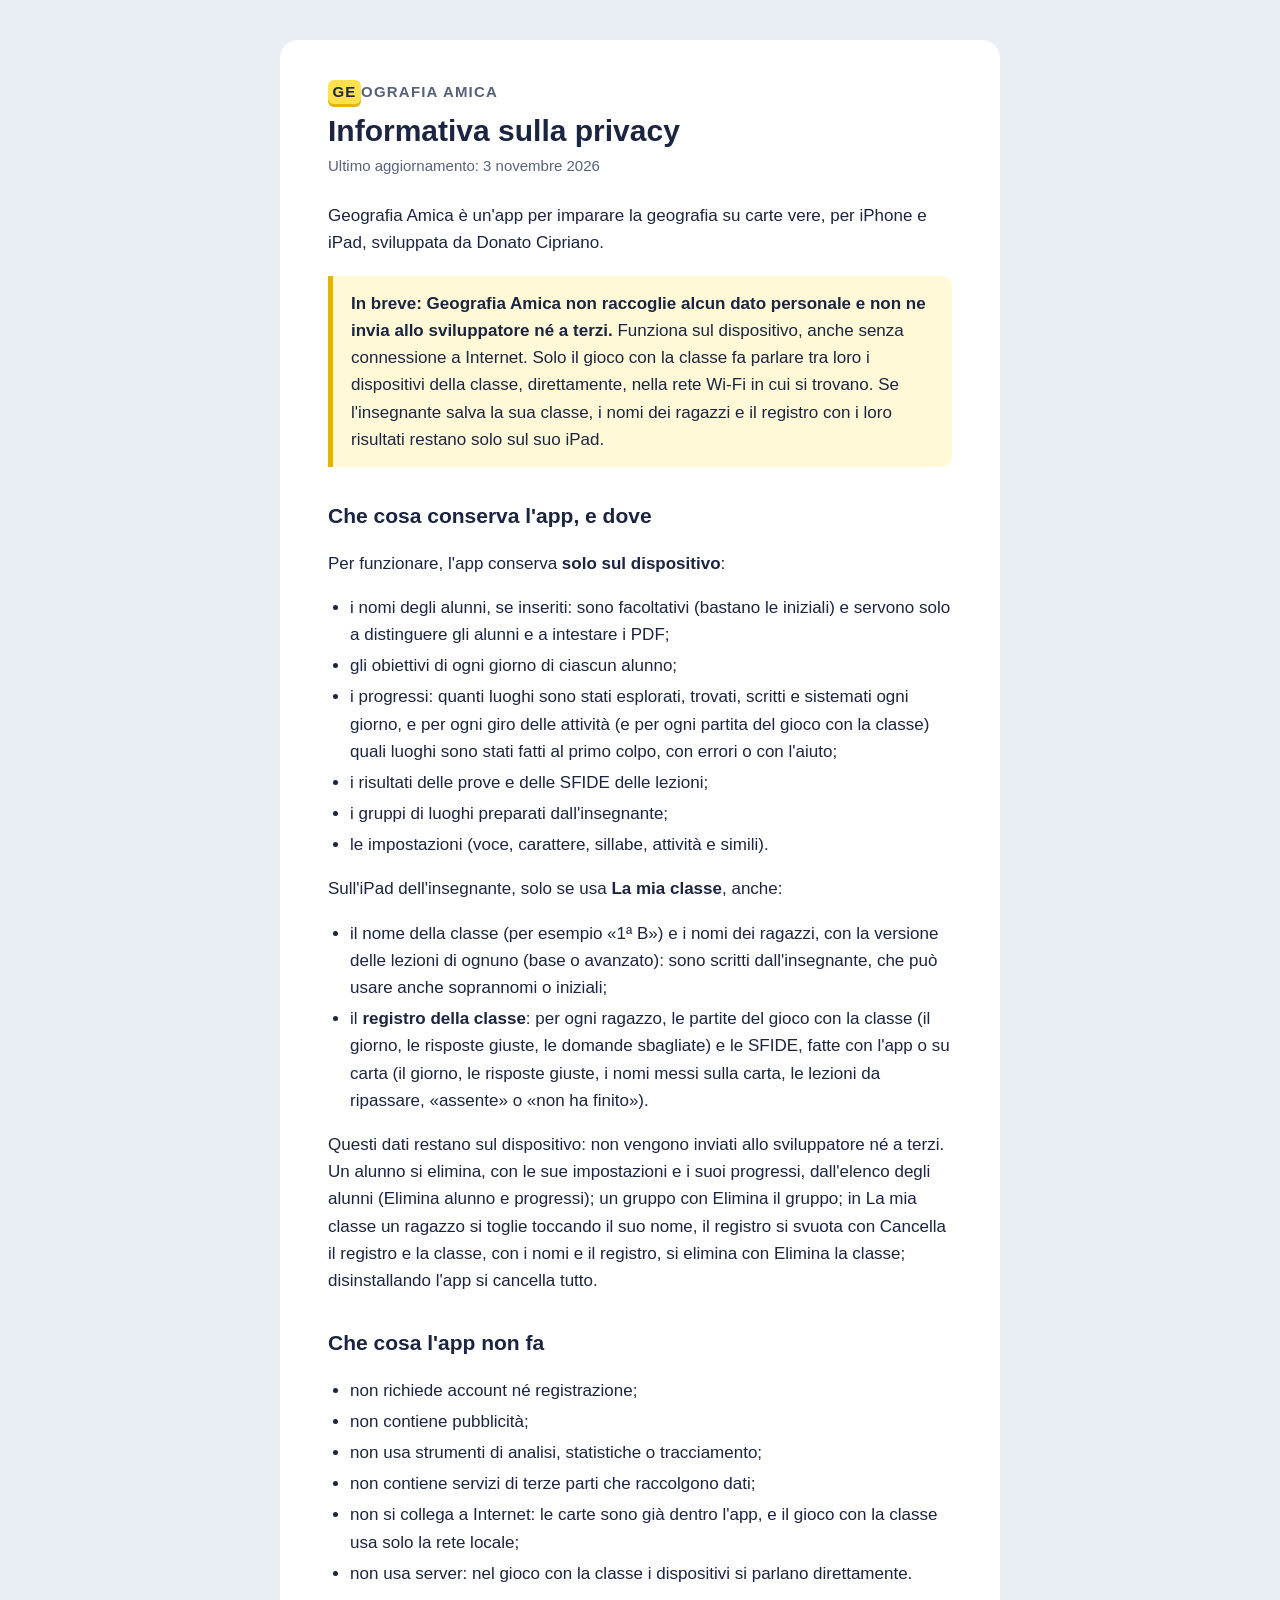
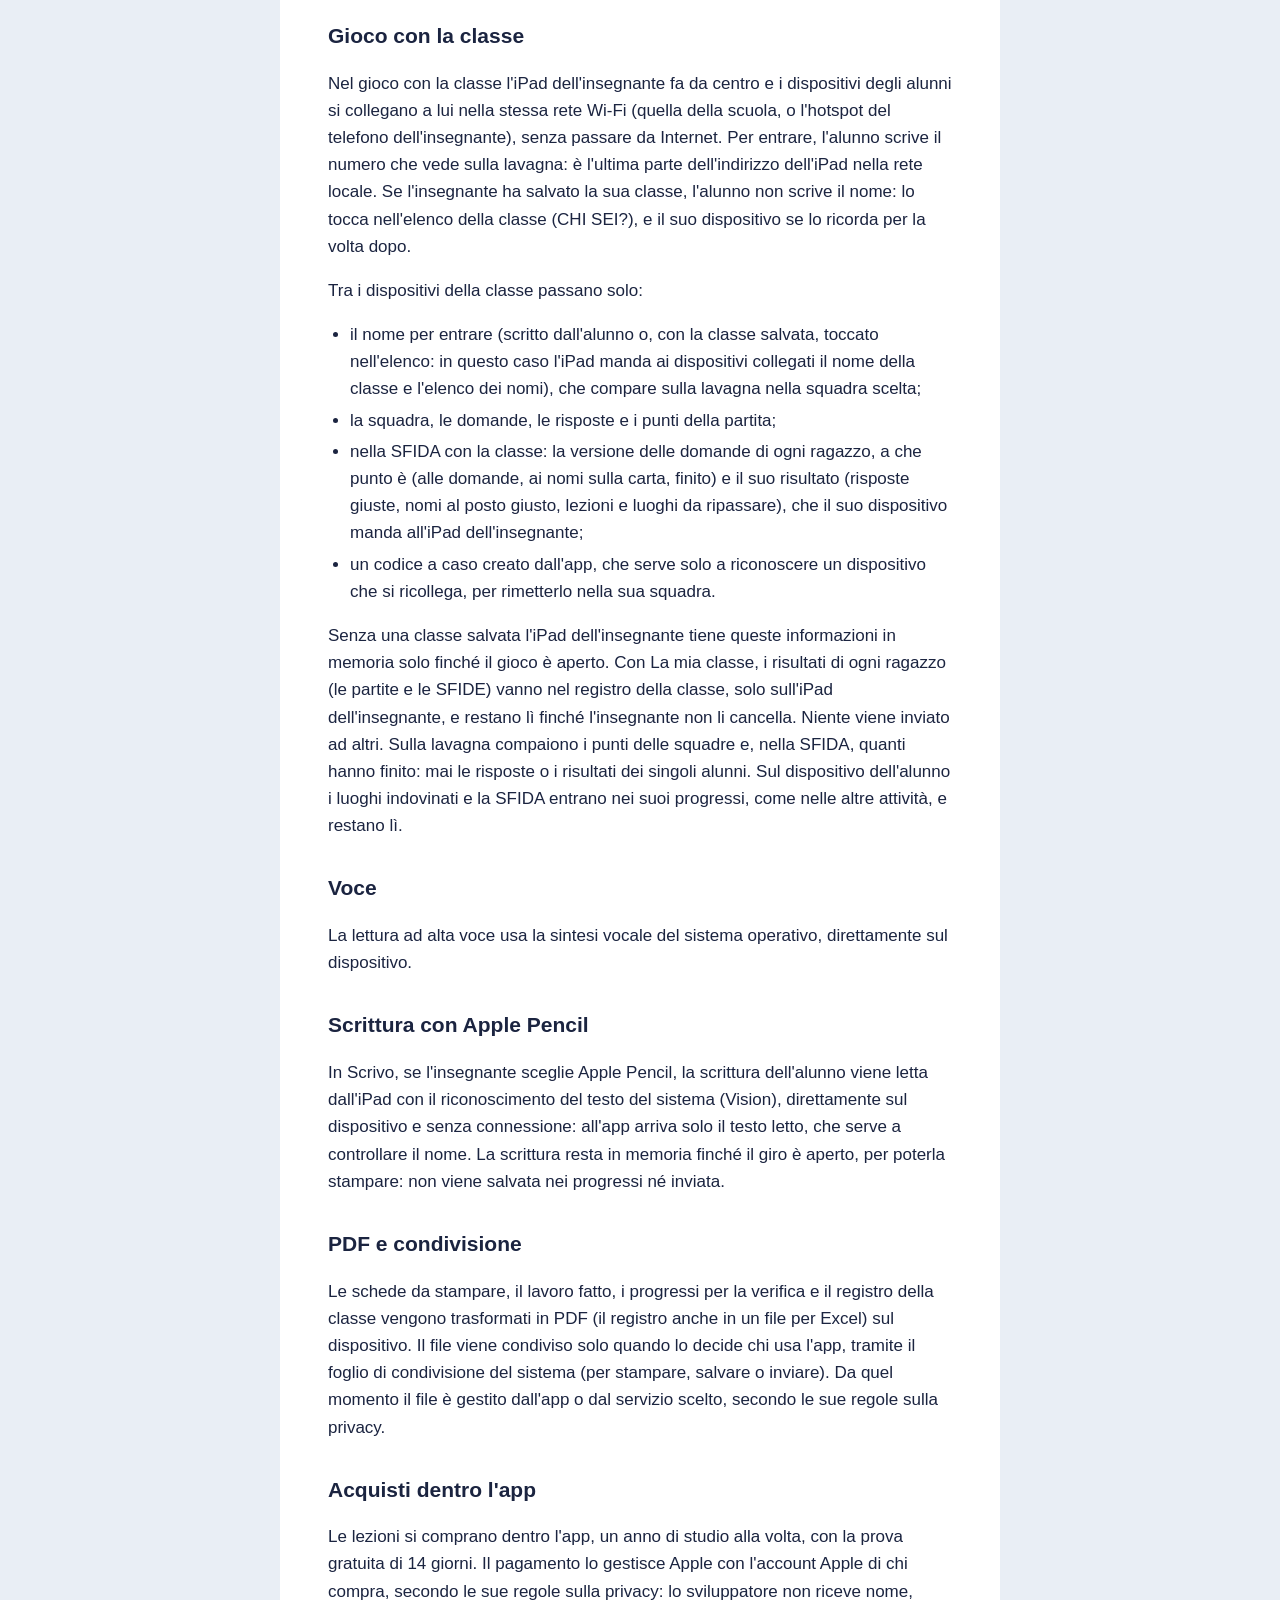
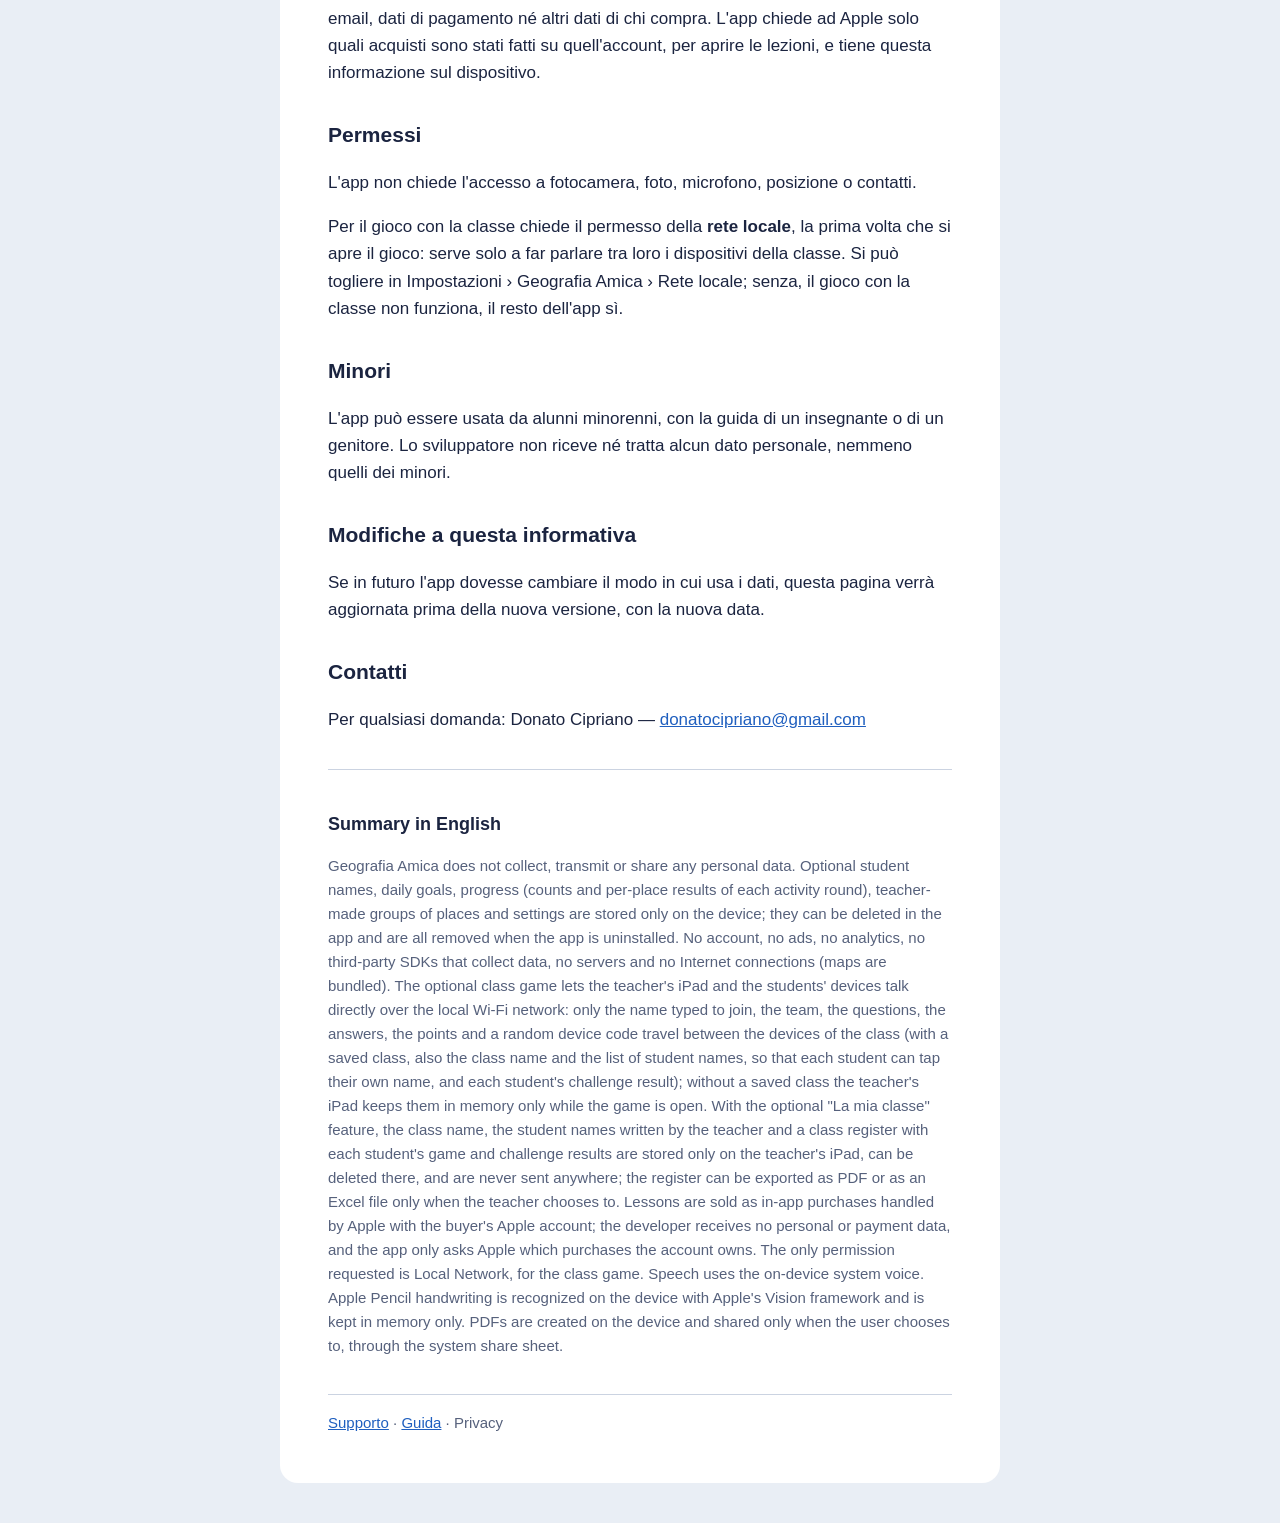
<file: privacy.html>
<!doctype html>
<html lang="it">
<head>
<meta charset="utf-8">
<meta name="viewport" content="width=device-width, initial-scale=1">
<meta name="color-scheme" content="light dark">
<title>Geografia Amica — Privacy</title>
<meta name="description" content="Informativa sulla privacy dell'app Geografia Amica: nessun dato raccolto; i dati restano sul dispositivo e il gioco con la classe usa solo la rete Wi-Fi della classe, senza Internet.">
<link rel="stylesheet" href="style.css">
</head>
<body>
<main>
  <p class="brand"><b>GE</b>OGRAFIA AMICA</p>
  <h1>Informativa sulla privacy</h1>
  <p class="updated">Ultimo aggiornamento: 3 novembre 2026</p>

  <p>Geografia Amica è un'app per imparare la geografia su carte vere, per iPhone e iPad, sviluppata da Donato Cipriano.</p>

  <p class="summary"><strong>In breve: Geografia Amica non raccoglie alcun dato personale e non ne invia allo sviluppatore né a terzi.</strong>
  Funziona sul dispositivo, anche senza connessione a Internet. Solo il gioco con la classe fa parlare tra loro i dispositivi
  della classe, direttamente, nella rete Wi-Fi in cui si trovano. Se l'insegnante salva la sua classe, i nomi dei ragazzi e il
  registro con i loro risultati restano solo sul suo iPad.</p>

  <h2>Che cosa conserva l'app, e dove</h2>
  <p>Per funzionare, l'app conserva <strong>solo sul dispositivo</strong>:</p>
  <ul>
    <li>i nomi degli alunni, se inseriti: sono facoltativi (bastano le iniziali) e servono solo a distinguere gli alunni e a intestare i PDF;</li>
    <li>gli obiettivi di ogni giorno di ciascun alunno;</li>
    <li>i progressi: quanti luoghi sono stati esplorati, trovati, scritti e sistemati ogni giorno, e per ogni giro delle attività
    (e per ogni partita del gioco con la classe) quali luoghi sono stati fatti al primo colpo, con errori o con l'aiuto;</li>
    <li>i risultati delle prove e delle SFIDE delle lezioni;</li>
    <li>i gruppi di luoghi preparati dall'insegnante;</li>
    <li>le impostazioni (voce, carattere, sillabe, attività e simili).</li>
  </ul>
  <p>Sull'iPad dell'insegnante, solo se usa <strong>La mia classe</strong>, anche:</p>
  <ul>
    <li>il nome della classe (per esempio «1ª B») e i nomi dei ragazzi, con la versione delle lezioni di ognuno (base o avanzato):
    sono scritti dall'insegnante, che può usare anche soprannomi o iniziali;</li>
    <li>il <strong>registro della classe</strong>: per ogni ragazzo, le partite del gioco con la classe (il giorno, le risposte giuste,
    le domande sbagliate) e le SFIDE, fatte con l'app o su carta (il giorno, le risposte giuste, i nomi messi sulla carta, le lezioni da
    ripassare, «assente» o «non ha finito»).</li>
  </ul>
  <p>Questi dati restano sul dispositivo: non vengono inviati allo sviluppatore né a terzi.
  Un alunno si elimina, con le sue impostazioni e i suoi progressi, dall'elenco degli alunni (Elimina alunno e progressi);
  un gruppo con Elimina il gruppo; in La mia classe un ragazzo si toglie toccando il suo nome, il registro si svuota con
  Cancella il registro e la classe, con i nomi e il registro, si elimina con Elimina la classe; disinstallando l'app si cancella tutto.</p>

  <h2>Che cosa l'app non fa</h2>
  <ul>
    <li>non richiede account né registrazione;</li>
    <li>non contiene pubblicità;</li>
    <li>non usa strumenti di analisi, statistiche o tracciamento;</li>
    <li>non contiene servizi di terze parti che raccolgono dati;</li>
    <li>non si collega a Internet: le carte sono già dentro l'app, e il gioco con la classe usa solo la rete locale;</li>
    <li>non usa server: nel gioco con la classe i dispositivi si parlano direttamente.</li>
  </ul>

  <h2>Gioco con la classe</h2>
  <p>Nel gioco con la classe l'iPad dell'insegnante fa da centro e i dispositivi degli alunni si collegano a lui nella stessa
  rete Wi-Fi (quella della scuola, o l'hotspot del telefono dell'insegnante), senza passare da Internet. Per entrare, l'alunno
  scrive il numero che vede sulla lavagna: è l'ultima parte dell'indirizzo dell'iPad nella rete locale. Se l'insegnante ha
  salvato la sua classe, l'alunno non scrive il nome: lo tocca nell'elenco della classe (CHI SEI?), e il suo dispositivo se lo
  ricorda per la volta dopo.</p>
  <p>Tra i dispositivi della classe passano solo:</p>
  <ul>
    <li>il nome per entrare (scritto dall'alunno o, con la classe salvata, toccato nell'elenco: in questo caso l'iPad manda ai
    dispositivi collegati il nome della classe e l'elenco dei nomi), che compare sulla lavagna nella squadra scelta;</li>
    <li>la squadra, le domande, le risposte e i punti della partita;</li>
    <li>nella SFIDA con la classe: la versione delle domande di ogni ragazzo, a che punto è (alle domande, ai nomi sulla carta,
    finito) e il suo risultato (risposte giuste, nomi al posto giusto, lezioni e luoghi da ripassare), che il suo dispositivo
    manda all'iPad dell'insegnante;</li>
    <li>un codice a caso creato dall'app, che serve solo a riconoscere un dispositivo che si ricollega, per rimetterlo nella sua squadra.</li>
  </ul>
  <p>Senza una classe salvata l'iPad dell'insegnante tiene queste informazioni in memoria solo finché il gioco è aperto.
  Con La mia classe, i risultati di ogni ragazzo (le partite e le SFIDE) vanno nel registro della classe, solo sull'iPad
  dell'insegnante, e restano lì finché l'insegnante non li cancella. Niente viene inviato ad altri. Sulla lavagna compaiono i punti
  delle squadre e, nella SFIDA, quanti hanno finito: mai le risposte o i risultati dei singoli alunni. Sul dispositivo dell'alunno
  i luoghi indovinati e la SFIDA entrano nei suoi progressi, come nelle altre attività, e restano lì.</p>

  <h2>Voce</h2>
  <p>La lettura ad alta voce usa la sintesi vocale del sistema operativo, direttamente sul dispositivo.</p>

  <h2>Scrittura con Apple Pencil</h2>
  <p>In Scrivo, se l'insegnante sceglie Apple Pencil, la scrittura dell'alunno viene letta dall'iPad con il riconoscimento
  del testo del sistema (Vision), direttamente sul dispositivo e senza connessione: all'app arriva solo il testo letto,
  che serve a controllare il nome. La scrittura resta in memoria finché il giro è aperto, per poterla stampare:
  non viene salvata nei progressi né inviata.</p>

  <h2>PDF e condivisione</h2>
  <p>Le schede da stampare, il lavoro fatto, i progressi per la verifica e il registro della classe vengono trasformati in PDF
  (il registro anche in un file per Excel) sul dispositivo.
  Il file viene condiviso solo quando lo decide chi usa l'app, tramite il foglio di condivisione del sistema
  (per stampare, salvare o inviare). Da quel momento il file è gestito dall'app o dal servizio scelto, secondo le sue regole sulla privacy.</p>

  <h2>Acquisti dentro l'app</h2>
  <p>Le lezioni si comprano dentro l'app, un anno di studio alla volta, con la prova gratuita di 14 giorni. Il pagamento lo gestisce
  Apple con l'account Apple di chi compra, secondo le sue regole sulla privacy: lo sviluppatore non riceve nome, email, dati di pagamento
  né altri dati di chi compra. L'app chiede ad Apple solo quali acquisti sono stati fatti su quell'account, per aprire le lezioni,
  e tiene questa informazione sul dispositivo.</p>

  <h2>Permessi</h2>
  <p>L'app non chiede l'accesso a fotocamera, foto, microfono, posizione o contatti.</p>
  <p>Per il gioco con la classe chiede il permesso della <strong>rete locale</strong>, la prima volta che si apre il gioco:
  serve solo a far parlare tra loro i dispositivi della classe. Si può togliere in Impostazioni › Geografia Amica › Rete locale;
  senza, il gioco con la classe non funziona, il resto dell'app sì.</p>

  <h2>Minori</h2>
  <p>L'app può essere usata da alunni minorenni, con la guida di un insegnante o di un genitore.
  Lo sviluppatore non riceve né tratta alcun dato personale, nemmeno quelli dei minori.</p>

  <h2>Modifiche a questa informativa</h2>
  <p>Se in futuro l'app dovesse cambiare il modo in cui usa i dati, questa pagina verrà aggiornata prima della nuova versione,
  con la nuova data.</p>

  <h2>Contatti</h2>
  <p>Per qualsiasi domanda: Donato Cipriano — <a href="mailto:donatocipriano@gmail.com">donatocipriano@gmail.com</a></p>

  <section class="en" lang="en">
    <h2>Summary in English</h2>
    <p>Geografia Amica does not collect, transmit or share any personal data. Optional student names, daily goals, progress
    (counts and per-place results of each activity round), teacher-made groups of places and settings are stored only on
    the device; they can be deleted in the app and are all removed when the app is uninstalled. No account, no ads, no
    analytics, no third-party SDKs that collect data, no servers and no Internet connections (maps are bundled).
    The optional class game lets the teacher's iPad and the students' devices talk directly over the local Wi-Fi network:
    only the name typed to join, the team, the questions, the answers, the points and a random device code travel between
    the devices of the class (with a saved class, also the class name and the list of student names, so that each student can
    tap their own name, and each student's challenge result); without a saved class the teacher's iPad keeps them in memory only
    while the game is open. With the optional "La mia classe" feature, the class name, the student names written by the teacher and
    a class register with each student's game and challenge results are stored only on the teacher's iPad, can be deleted there,
    and are never sent anywhere; the register can be exported as PDF or as an Excel file only when the teacher chooses to.
    Lessons are sold as in-app purchases handled by Apple with the buyer's Apple account; the developer receives no personal or
    payment data, and the app only asks Apple which purchases the account owns.
    The only permission requested is Local Network, for the class game.
    Speech uses the on-device system voice. Apple Pencil handwriting is recognized on the device with Apple's Vision framework
    and is kept in memory only. PDFs are created on the device and shared only when the user chooses to, through the system
    share sheet.</p>
  </section>

  <nav><a href="./">Supporto</a> · <a href="guida.html">Guida</a> · Privacy</nav>
</main>
</body>
</html>
</file>
<file: style.css>
/* Stesse tinte dell'app (CLAUDE.md §6), tema chiaro e scuro. Nessuna risorsa esterna. */
:root {
  --bg: #E9EEF5; --sheet: #FFFFFF; --ink: #1B2440; --muted: #56617C; --line: #CBD3E1;
  --mark: #FFE14D; --mark-edge: #E3B400; --link: #1F5FBF;
  color-scheme: light;
}
@media (prefers-color-scheme: dark) {
  :root:not([data-theme="light"]) {
    --bg: #121726; --sheet: #1B2236; --ink: #F1F3F8; --muted: #A7B0C6; --line: #303A55; --link: #86B4FF;
    color-scheme: dark;
  }
}
:root[data-theme="dark"] {
  --bg: #121726; --sheet: #1B2236; --ink: #F1F3F8; --muted: #A7B0C6; --line: #303A55; --link: #86B4FF;
  color-scheme: dark;
}

*, *::before, *::after { box-sizing: border-box; }
html { -webkit-text-size-adjust: 100%; }
body {
  margin: 0; background: var(--bg); color: var(--ink);
  font: 17px/1.6 -apple-system, BlinkMacSystemFont, "Segoe UI", Roboto, Verdana, sans-serif;
}
main {
  max-width: 720px; margin: 24px auto; padding: 28px 16px 36px;
  background: var(--sheet); border-radius: 18px;
}
@media (min-width: 760px) { main { padding: 40px 48px 48px; margin: 40px auto; } }

.brand { margin: 0 0 4px; font-size: 15px; font-weight: 700; letter-spacing: .08em; color: var(--muted); }
.brand b {
  display: inline-block; padding: 0 .3em; border-radius: 6px; color: #1B2440;
  background: var(--mark); box-shadow: 0 3px 0 var(--mark-edge);
}
h1 { margin: 8px 0 4px; font-size: 30px; line-height: 1.25; }
h2 { margin: 32px 0 8px; font-size: 21px; }
.updated { margin: 0 0 24px; color: var(--muted); font-size: 15px; }
.summary {
  margin: 20px 0; padding: 14px 18px; border-left: 5px solid var(--mark-edge);
  background: color-mix(in srgb, var(--mark) 22%, transparent); border-radius: 0 10px 10px 0;
}
ul { padding-left: 1.3em; }
li { margin: 4px 0; }
a { color: var(--link); }
nav { margin-top: 36px; padding-top: 16px; border-top: 1px solid var(--line); font-size: 15px; color: var(--muted); }
.en { margin-top: 36px; padding-top: 8px; border-top: 1px solid var(--line); color: var(--muted); font-size: 15px; }
.en h2 { color: var(--ink); font-size: 18px; }
/* La guida (guida.html): l'indice e le fotografie delle schermate */
nav.toc { margin: 16px 0 8px; padding: 0; border: 0; font-size: 16px; color: var(--ink); }
nav.toc ol { margin: 0; padding-left: 1.4em; }
@media (min-width: 620px) { nav.toc ol { columns: 2; column-gap: 32px; } }
figure { margin: 18px 0 26px; }
figure img { display: block; width: 100%; height: auto; border-radius: 12px; border: 1px solid var(--line); }
figcaption { margin-top: 6px; font-size: 14px; color: var(--muted); }
.guide-link { margin: 20px 0; padding: 14px 18px; border-radius: 12px; background: color-mix(in srgb, var(--mark) 22%, transparent); }
</file>
